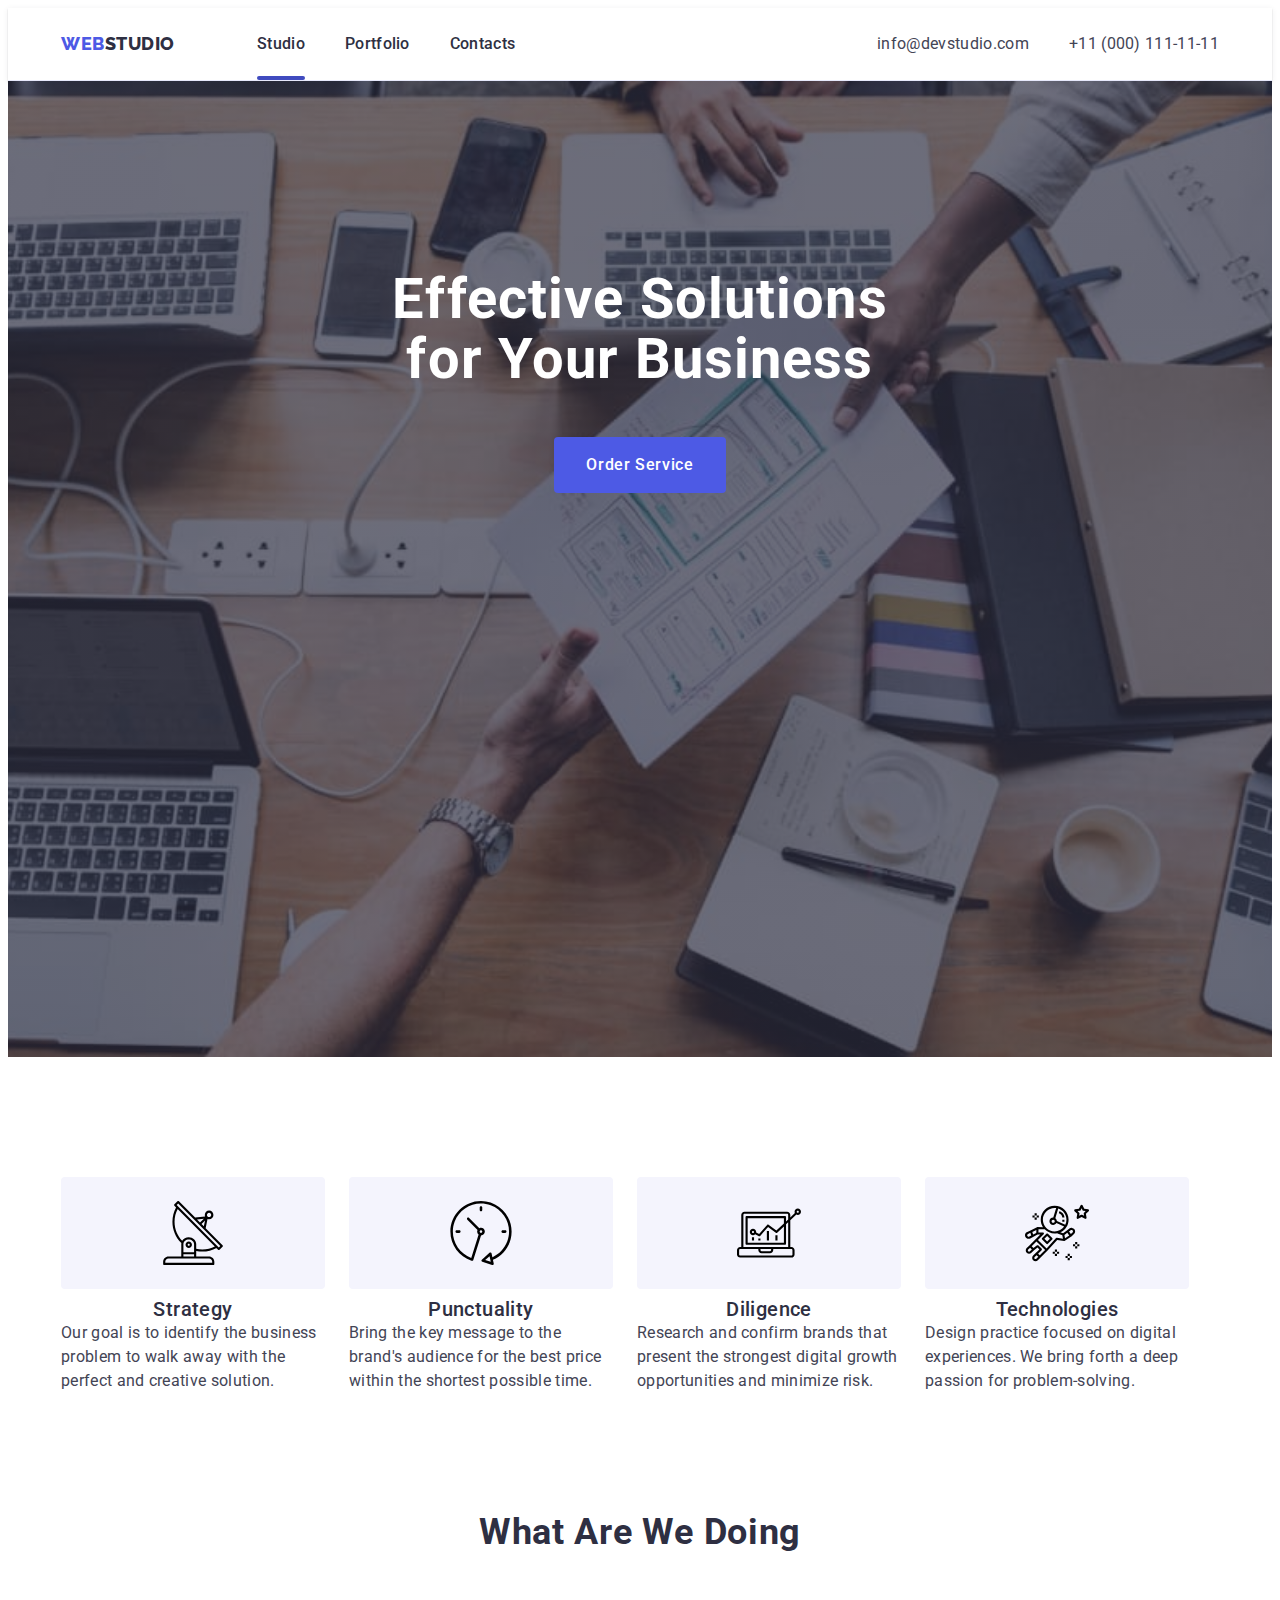
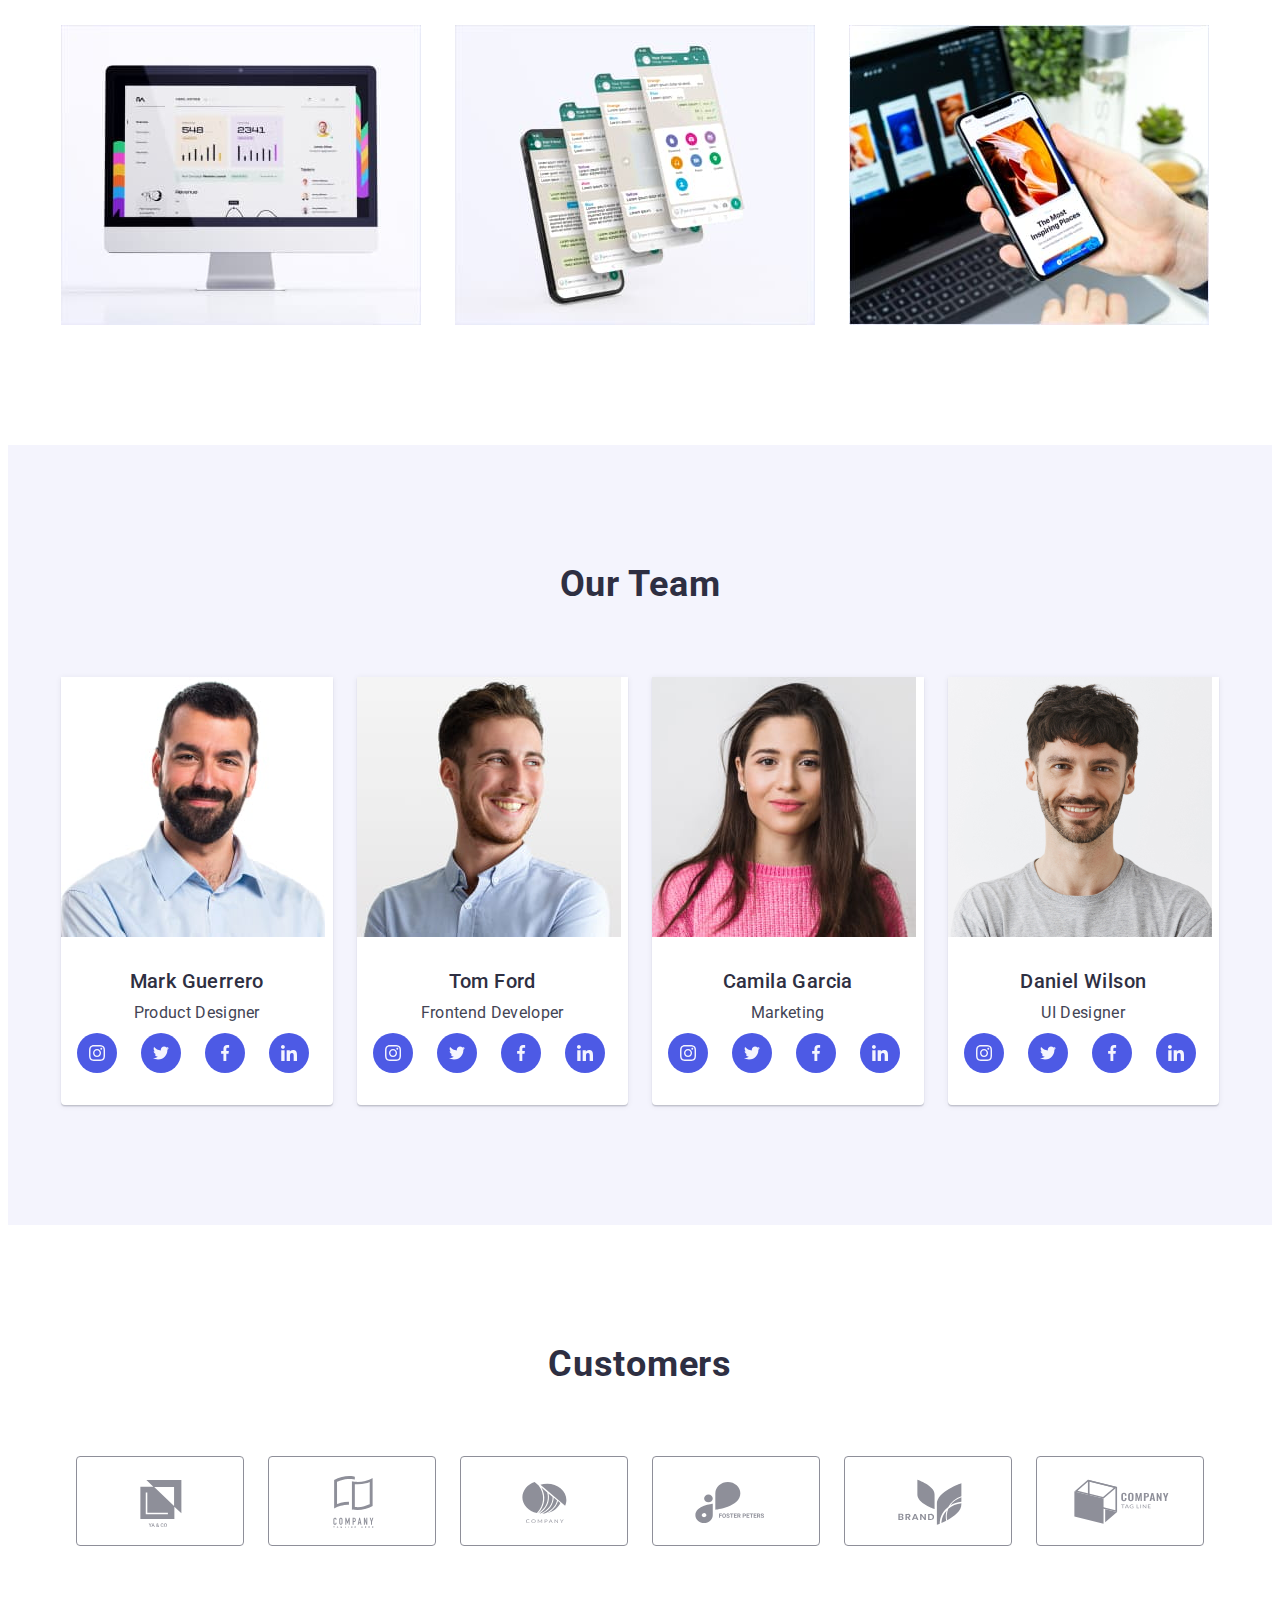
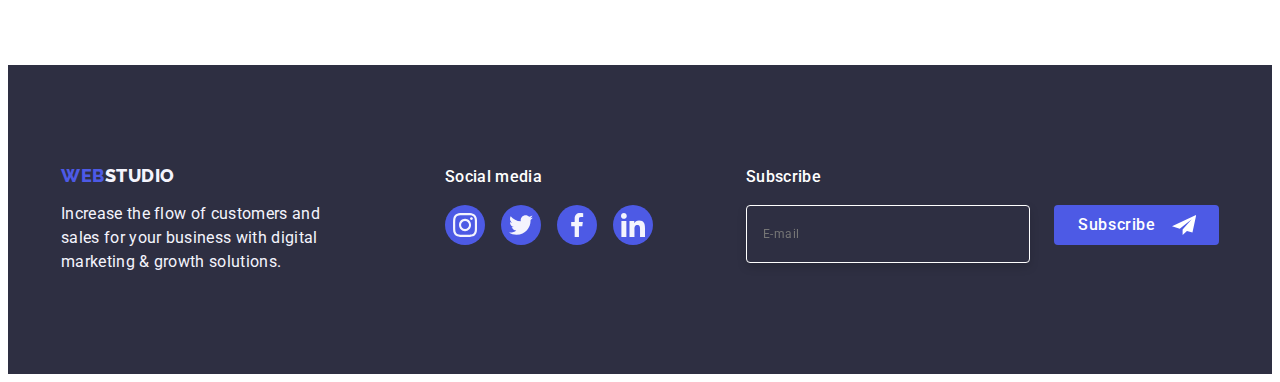
<file: index.html>
<!DOCTYPE html>
<html lang="en">
<head>
    <meta charset="UTF-8">
    <meta http-equiv="X-UA-Compatible" content="IE=edge">
    <meta name="viewport" content="width=device-width, initial-scale=1.0">
    <title>Студія</title>
    <link rel="preconnect" href="https://fonts.googleapis.com">
    <link rel="preconnect" href="https://fonts.gstatic.com" crossorigin>
    <link href="https://fonts.googleapis.com/css2?family=Raleway:wght@800&family=Roboto:wght@400;500;700&display=swap"
        rel="stylesheet">
    <link rel="stylesheet" href="https://cdnjs.cloudflare.com/ajax/libs/modern-normalize/1.1.0/modern-normalize.min.css"
        integrity="sha512-wpPYUAdjBVSE4KJnH1VR1HeZfpl1ub8YT/NKx4PuQ5NmX2tKuGu6U/JRp5y+Y8XG2tV+wKQpNHVUX03MfMFn9Q=="
        crossorigin="anonymous" referrerpolicy="no-referrer" />
    <link rel="stylesheet" href="./css/styles.css">
    <link rel="stylesheet" href="./css/media.css">
</head>

<body>
        <!--header-->
    <header class="page-header">  
        <div class="container main-header">
            <nav class="page-nav">
                <a class="logo link" href="./index.html">Web<span class="studio">Studio</span></a>
                <ul class="menu list">
                    <li class="menu-item">
                        <a class="menu-link link studio-line" href="./index.html">Studio</a>
                    </li>
                    <li class="menu-item">
                        <a class="menu-link link" href="./portfolio.html">Portfolio</a>
                    </li>
                    <li class="menu-item">
                        <a class="menu-link link" href="">Contacts</a>
                    </li>
                </ul>
            </nav>
            <button type="button" class="mobile-menu-open" data-menu-open width="32" heigth="22">
                <svg class="menu-open-icon" width="32" heigth="22">
                    <use href="./images/icons.svg#menu-humburger"></use>
                </svg>
            </button>
            <address class="main-address">
                <ul class="main-address-list list">
                    <li class="main-address-item link">
                        <a class="contact link" href="mailto:info@devstudio.com">info@devstudio.com</a>
                    </li>
                    <li class="main-address-item link">
                        <a class="contact link" href="tel:+110001111111">+11 (000) 111-11-11</a>
                    </li>
                </ul>
            </address>
        </div>
        <div class="mobile-menu is-hidden" data-menu>
            <div class="container mobilne-menu">
                <button class="mobile-menu-close-btn" type="button" data-menu-close>
                    <svg class="mobile-close-icon" width="24" height="24">
                        <use href="./images/icons.svg#close-1"></use>
                    </svg>
                </button>
                <nav class="mobile-menu-content">
                    <ul class="mobile-menu-list list">
                        <li class="mobile-menu-item">
                            <a class="mobile-menu-link link studio-line" href="./index.html">Studio</a>
                        </li>
                        <li class="mobile-menu-item">
                            <a class="mobile-menu-link link" href="./portfolio.html">Portfolio</a>
                        </li>
                        <li class="mobile-menu-item">
                            <a class="mobile-menu-link link" href="">Contacts</a>
                        </li>
                    </ul>
                </nav>
            </div>
            <div class="soc-menu">
                <div class="mobile-address">
                    <ul class="mobile-menu-address-list list">
                        <li class="mobile-menu-address-item link">
                            <a class="mobile-menu-contact-phone link" href="tel:+110001111111">+11 (000) 111-11-11</a>
                        </li>
                        <li class="mobile-menu-address-item link">
                            <a class="mobile-menu-contact-email link" href="mailto:info@devstudio.com">info@devstudio.com</a>
                        </li>
                    </ul>
                </div>
                <div class="mobile-media">
                    <ul class="mobile-menu-media-list list">
                        <li class="mobile-media-item">
                            <a class="mobile-media-link link" href="">
                                <svg class="mobile-media-icon">
                                    <use href="./images/icons.svg#instagram"></use>
                                </svg>
                            </a>
                        </li>
                        <li class="mobile-media-item">
                            <a class="mobile-media-link link" href="">
                                <svg class="mobile-media-icon">
                                    <use href="./images/icons.svg#twitter"></use>
                                </svg>
                            </a>
                        </li>
                        <li class="mobile-media-item">
                            <a class="mobile-media-link link" href="">
                                <svg class="mobile-media-icon">
                                    <use href="./images/icons.svg#facebook"></use>
                                </svg>
                            </a>
                        </li>
                        <li class="mobile-media-item">
                            <a class="mobile-media-link link" href="">
                                <svg class="mobile-media-icon">
                                    <use href="./images/icons.svg#linkedin"></use>
                                </svg>
                            </a>
                        </li>
                    </ul>
                </div>
            </div>
        </div>
    </header>
            <!--main-->
    <main>
        <!--Section 1 Hero-->
        
        <section class="hero section">
            <div class="container">
                <h1 class="main-title">Effective Solutions <br />for Your Business</h1>
                    <button class="modal-btn" type="button" data-modal-open>Order Service</button>
            </div>

        </section>

        <!--Section 2  features-->

        <section class="main-features section">
            <div class="container mob-features">
                <h2 class="second-title" hidden>list of features</h2>
                <ul class="features-list list">
                    <li class="features-list-item">
                        <div class="feature-item-icon">
                            <svg class="feature-icon">
                                <use href="./images/icons.svg#antenna-1"></use>
                            </svg>
                        </div>
                        <h3 class="third-title">Strategy</h3>
                        <p class="feature-description">Our goal is to identify the business
                            problem to walk away with the perfect and creative solution.</p>
                    </li>
                    <li class="features-list-item">
                        <div class="feature-item-icon">
                            <svg class="feature-icon">
                                <use href="./images/icons.svg#clock-1"></use>
                            </svg>
                        </div>
                        <h3 class="third-title">Punctuality</h3>
                        <p class="feature-description">Bring the key message to the brand's audience for the best price within the
                            shortest possible time.</p>
                    </li>
                    <li class="features-list-item">
                        <div class="feature-item-icon">
                            <svg class="feature-icon">
                                <use href="./images/icons.svg#diagram-1"></use>
                            </svg>
                        </div>
                        <h3 class="third-title">Diligence</h3>
                        <p class="feature-description">Research and confirm brands that present the strongest digital growth
                            opportunities and minimize risk.
                        </p>
                    </li>
                    <li class="features-list-item">
                        <div class="feature-item-icon">
                            <svg class="feature-icon">
                                <use href="./images/icons.svg#astronaut-1"></use>
                            </svg>
                        </div>
                        <h3 class="third-title">Technologies</h3>
                        <p class="feature-description">Design practice focused on digital experiences. We bring forth a deep passion for
                            problem-solving.</p>
                    </li>
                </ul>
            </div>
        </section>

        <!--Section 3 developments -->

        <section class="main-developments section">
            <div class="container">
                <h2 class="developments">What are we doing</h2>
                <ul class="developments-list list">
                    <li class="developments-list-item">
                        <img class="development-example" 
                        src="./images/device-1@1x.jpg" 
                        alt="monitor" 
                        srcset="./images/device-1@1x.jpg 1x, ./images/device-1@2x.jpg 2x" width="360" height="300">
                    </li>
                    <li class="developments-list-item">
                        <img class="development-example" 
                        src="./images/device-2@1x.jpg" alt="phone scrin" 
                        srcset="./images/device-2@1x.jpg 1x, ./images/device-2@2x.jpg 2x" width="360" height="300">
                    </li>
                    <li class="developments-list-item">
                        <img class="development-example" 
                        src="./images/device-3@1x.jpg" 
                        alt="phone in hand" 
                        srcset="./images/device-3@1x.jpg 1x, ./images/device-3@2x.jpg 2x" width="360" height="300">
                    </li>
                </ul>
            </div>
        </section>

        <!--Section  4 team -->

        <section class="main-team section">
            <div class="container">
                <h2 class="team-workers">Our Team</h2>
                <ul class="team-workers-list list">
                    <li class="team-workers-item">
                        <img 
                        src="./images/our-team/mark-guerrero.jpg" 
                        alt="our employee" 
                        srcset="./images/our-team/mark-guerrero.jpg 1x, ./images/our-team/mark-guerrero@2x.jpg 2x" 
                        width="264" height="260">
                        <div class="workers-description">
                            <h3 class="worker">Mark Guerrero</h3>
                            <p class="worker-position">Product Designer</p>
                            <ul class="media-list list">
                                <li class="media-item">
                                    <a class="media-link link" href="">
                                        <svg class="media-icon">
                                            <use href="./images/icons.svg#instagram"></use>
                                        </svg>
                                    </a>
                                </li>
                                <li class="media-item">
                                    <a class="media-link link" href="">
                                        <svg class="media-icon">
                                            <use href="./images/icons.svg#twitter"></use>
                                        </svg>
                                    </a>
                                </li>
                                <li class="media-item">
                                    <a class="media-link link" href="">
                                        <svg class="media-icon">
                                            <use href="./images/icons.svg#facebook"></use>
                                        </svg>
                                    </a>
                                </li>
                                <li class="media-item">
                                    <a class="media-link link" href="">
                                        <svg class="media-icon">
                                            <use href="./images/icons.svg#linkedin"></use>
                                        </svg>
                                    </a>
                                </li>
                            </ul>
                        </div>
                    </li>
                    <li class="team-workers-item">
                        <img src="./images/our-team/tom-ford.jpg" 
                        alt="our employee" 
                        srcset="./images/our-team/tom-ford.jpg 1x, ./images/our-team/tom-ford@2x.jpg 2x" 
                        width="264" height="260">                       
                        <div class="workers-description">
                            <h3 class="worker">Tom Ford</h3>
                            <p class="worker-position">Frontend Developer</p>
                            <ul class="media-list list">
                                <li class="media-item">
                                    <a class="media-link link" href="">
                                        <svg class="media-icon">
                                            <use href="./images/icons.svg#instagram"></use>
                                        </svg>
                                    </a>
                                </li>
                                <li class="media-item">
                                    <a class="media-link link" href="">
                                        <svg class="media-icon">
                                            <use href="./images/icons.svg#twitter"></use>
                                        </svg>
                                    </a>
                                </li>
                                <li class="media-item">
                                    <a class="media-link link" href="">
                                        <svg class="media-icon">
                                            <use href="./images/icons.svg#facebook"></use>
                                        </svg>
                                    </a>
                                </li>
                                <li class="media-item">
                                    <a class="media-link link" href="">
                                        <svg class="media-icon">
                                            <use href="./images/icons.svg#linkedin"></use>
                                        </svg>
                                    </a>
                                </li>
                            </ul>
                        </div>
                    </li>
                    <li class="team-workers-item">
                        <img 
                        src="./images/our-team/camila-garcia.jpg" 
                        alt="our employee" 
                        srcset="./images/our-team/camila-garcia.jpg 1x, ./images/our-team/camila-garcia@2x.jpg 2x" 
                        width="264" 
                        height="260">
                        <div class="workers-description">
                            <h3 class="worker">Camila Garcia</h3>
                            <p class="worker-position">Marketing</p>
                            <ul class="media-list list">
                                <li class="media-item">
                                    <a class="media-link link" href="">
                                        <svg class="media-icon">
                                            <use href="./images/icons.svg#instagram"></use>
                                        </svg>
                                    </a>
                                </li>
                                <li class="media-item">
                                    <a class="media-link link" href="">
                                        <svg class="media-icon">
                                            <use href="./images/icons.svg#twitter"></use>
                                        </svg>
                                    </a>
                                </li>
                                <li class="media-item">
                                    <a class="media-link link" href="">
                                        <svg class="media-icon">
                                            <use href="./images/icons.svg#facebook"></use>
                                        </svg>
                                    </a>
                                </li>
                                <li class="media-item">
                                    <a class="media-link link" href="">
                                        <svg class="media-icon">
                                            <use href="./images/icons.svg#linkedin"></use>
                                        </svg>
                                    </a>
                                </li>
                            </ul>
                        </div>
                    </li>
                    <li class="team-workers-item">
                        <img src="./images/our-team/daniel-wilson.jpg" alt="our employee" 
                        srcset="./images/our-team/daniel-wilson.jpg 1x, ./images/our-team/daniel-wilson@2x.jpg 2x" width="264" height="260">
                        <div class="workers-description">
                            <h3 class="worker">Daniel Wilson</h3>
                            <p class="worker-position">UI Designer</p>
                            <ul class="media-list list">
                                <li class="media-item">
                                    <a class="media-link link" href="">
                                        <svg class="media-icon">
                                            <use href="./images/icons.svg#instagram"></use>
                                        </svg>
                                    </a>
                                </li>
                                <li class="media-item">
                                    <a class="media-link link" href="">
                                        <svg class="media-icon">
                                            <use href="./images/icons.svg#twitter"></use>
                                        </svg>
                                    </a>
                                </li>
                                <li class="media-item">
                                    <a class="media-link link" href="">
                                        <svg class="media-icon">
                                            <use href="./images/icons.svg#facebook"></use>
                                        </svg>
                                    </a>
                                </li>
                                <li class="media-item">
                                    <a class="media-link link" href="">
                                        <svg class="media-icon">
                                            <use href="./images/icons.svg#linkedin"></use>
                                        </svg>
                                    </a>
                                </li>
                            </ul>
                        </div>
                    </li>
                </ul>
            </div>
        </section>

        <!--Section 5 customers  -->

        <section class="section">
            <div class="container">
                <h2 class="customers-title">Customers</h2>
                <ul class="customers-icons list">
                    <li class="client-logo-item">
                        <a class="client-logo-link link" href="">
                            <svg class="client-logo-icon">
                                <use href="./images/icons.svg#logo-customer-1"></use>
                            </svg>
                        </a>
                    </li>
                    <li class="client-logo-item">
                        <a class="client-logo-link link" href="">
                            <svg class="client-logo-icon">
                                <use href="./images/icons.svg#logo-customer-2"></use>
                            </svg>
                        </a>
                    </li>
                    <li class="client-logo-item">
                        <a class="client-logo-link link" href="">
                            <svg class="client-logo-icon">
                                <use href="./images/icons.svg#logo-customer-3"></use>
                            </svg>
                        </a>
                    </li>
                    <li class="client-logo-item">
                        <a class="client-logo-link link" href="">
                            <svg class="client-logo-icon">
                                <use href="./images/icons.svg#logo-customer-4"></use>
                            </svg>
                        </a>
                    </li>
                    <li class="client-logo-item">
                        <a class="client-logo-link link" href="">
                            <svg class="client-logo-icon">
                                <use href="./images/icons.svg#logo-customer-5"></use>
                            </svg>
                        </a>
                    </li>
                    <li class="client-logo-item">
                        <a class="client-logo-link link" href="">
                            <svg class="client-logo-icon">
                                <use href="./images/icons.svg#logo-customer-6"></use>
                            </svg>
                        </a>
                    </li>
                </ul>
            </div>
        </section>

    </main>
    <!--footer-->

    <footer class="footer">
        <div class="container footer-box">
           <div class="footer-logo-container">
            <a class="footer-logo link" href="./index.html">Web<span class="footer-studio">Studio</span></a>
            <p class="footer-item">Increase the flow of customers and sales for your business with digital marketing & growth
                solutions.</p>
           </div>
           <div class="footer-media">
            <p class="footer-media-title">Social media</p>
            <ul class="footer-media-list list">
                <li class="footer-media-item">
                    <a class="footer-media-link link" href="">
                        <svg class="footer-media-icon">
                            <use href="./images/icons.svg#instagram" width="24" heihgt="24"></use>
                        </svg>
                    </a>
                </li>
                <li class="footer-media-item">
                    <a href="" class="footer-media-link link">
                        <svg class="footer-media-icon">
                            <use href="./images/icons.svg#twitter"></use>
                        </svg>
                    </a>
                </li>
                <li class="footer-media-item">
                    <a href="" class="footer-media-link link">
                        <svg class="footer-media-icon">
                            <use href="./images/icons.svg#facebook"></use>
                        </svg>
                    </a>
                </li>
                <li class="footer-media-item">
                    <a href="" class=" footer-media-link link">
                        <svg class="footer-media-icon">
                            <use href="./images/icons.svg#linkedin"></use>
                        </svg>
                    </a>
                </li>
            </ul>
           </div>
           <div class="footer-form-subscribe">
                <p class="footer-media-title">Subscribe</p>
                <form class="footer-form">
                    <label for="user-email" aria-label="Enter your email">
                        <input type="text" name="subscribe-user-email" id="user-email" 
                        class="footer-input" placeholder="E-mail">
                    </label>
                    <button class="footer-btn" type="submit">
                        Subscribe
                        <svg class="footer-btn-icon">
                            <use href="./images/icons.svg#icon-send"></use>
                        </svg>
                        </button>
                </form>
            </div>
        </div>
    </footer>

    <!-- modal-window -->

    <div class="backdrop is-hidden" data-modal>
        <div class="modal">
            <button class="btn-close" type="button" data-modal-close>
                <svg class="close-icon">
                    <use href="./images/icons.svg#close-1"></use>
                </svg>
            </button>
            <div>
                <p class="modal-title-text">Leave your contacts and we will call you back</p>
                <form class="form-modal">
                    <label for="name" class="modal-label">
                        <span class="modal-label-description"> Name </span>
                        <span class="form-item">
                            <input type="text" name="user-name" id="name" class="modal-input" 
                            required pattern="[a-zA-Zа-яА-Я]+">
                            <svg class="modal-icon">
                                <use href="./images/icons.svg#person"></use>
                            </svg>
                        </span>
                    </label>
                    <label for="phone" class="modal-label">
                        <span class="modal-label-description"> Phone </span>
                        <span class="form-item">
                            <input type="tel" name="user-phone" id="phone" class="modal-input" 
                            required pattern="[0-9]{3}-[0-9]{3}-[0-9]{2}-[0-9]{2}" title="xxx-xxx-xx-xx">
                            <svg class="modal-icon">
                                <use href="./images/icons.svg#phone"></use>
                            </svg>
                        </span>
                    </label>
                    <label for="email" class="modal-label">
                        <span class="modal-label-description"> Email </span>
                        <span class="form-item">
                            <input type="text" name="user-email" id="email" 
                            class="modal-input">
                            <svg class="modal-icon">
                                <use href="./images/icons.svg#email"></use>
                            </svg>
                        </span>
                    </label>
                    <label for="comment" class="modal-label-comment">
                        <span class="modal-label-description"> Comment </span>
                        <textarea name="comment" id="comment" class="modal-textarea" placeholder="Text input"></textarea>
                    </label>
                    <input id="user-polisy" type="checkbox" name="user_polisy" class="modal-input-check visually-hidden">
                    <label for="user-polisy" class="modal-label-check">I accept the terms and conditions of the&nbsp;<a class="privacy-link" href="">Privacy Policy</a></label>
                    <button type="submit" class="modal-btn-send">Send</button>
                </form>
            </div>
        </div>
    </div>
    <script src="./js/mobile-menu.js" type="module"></script>
    <script src="./js/modal.js" type="module"></script>
</body>
</html>
</file>
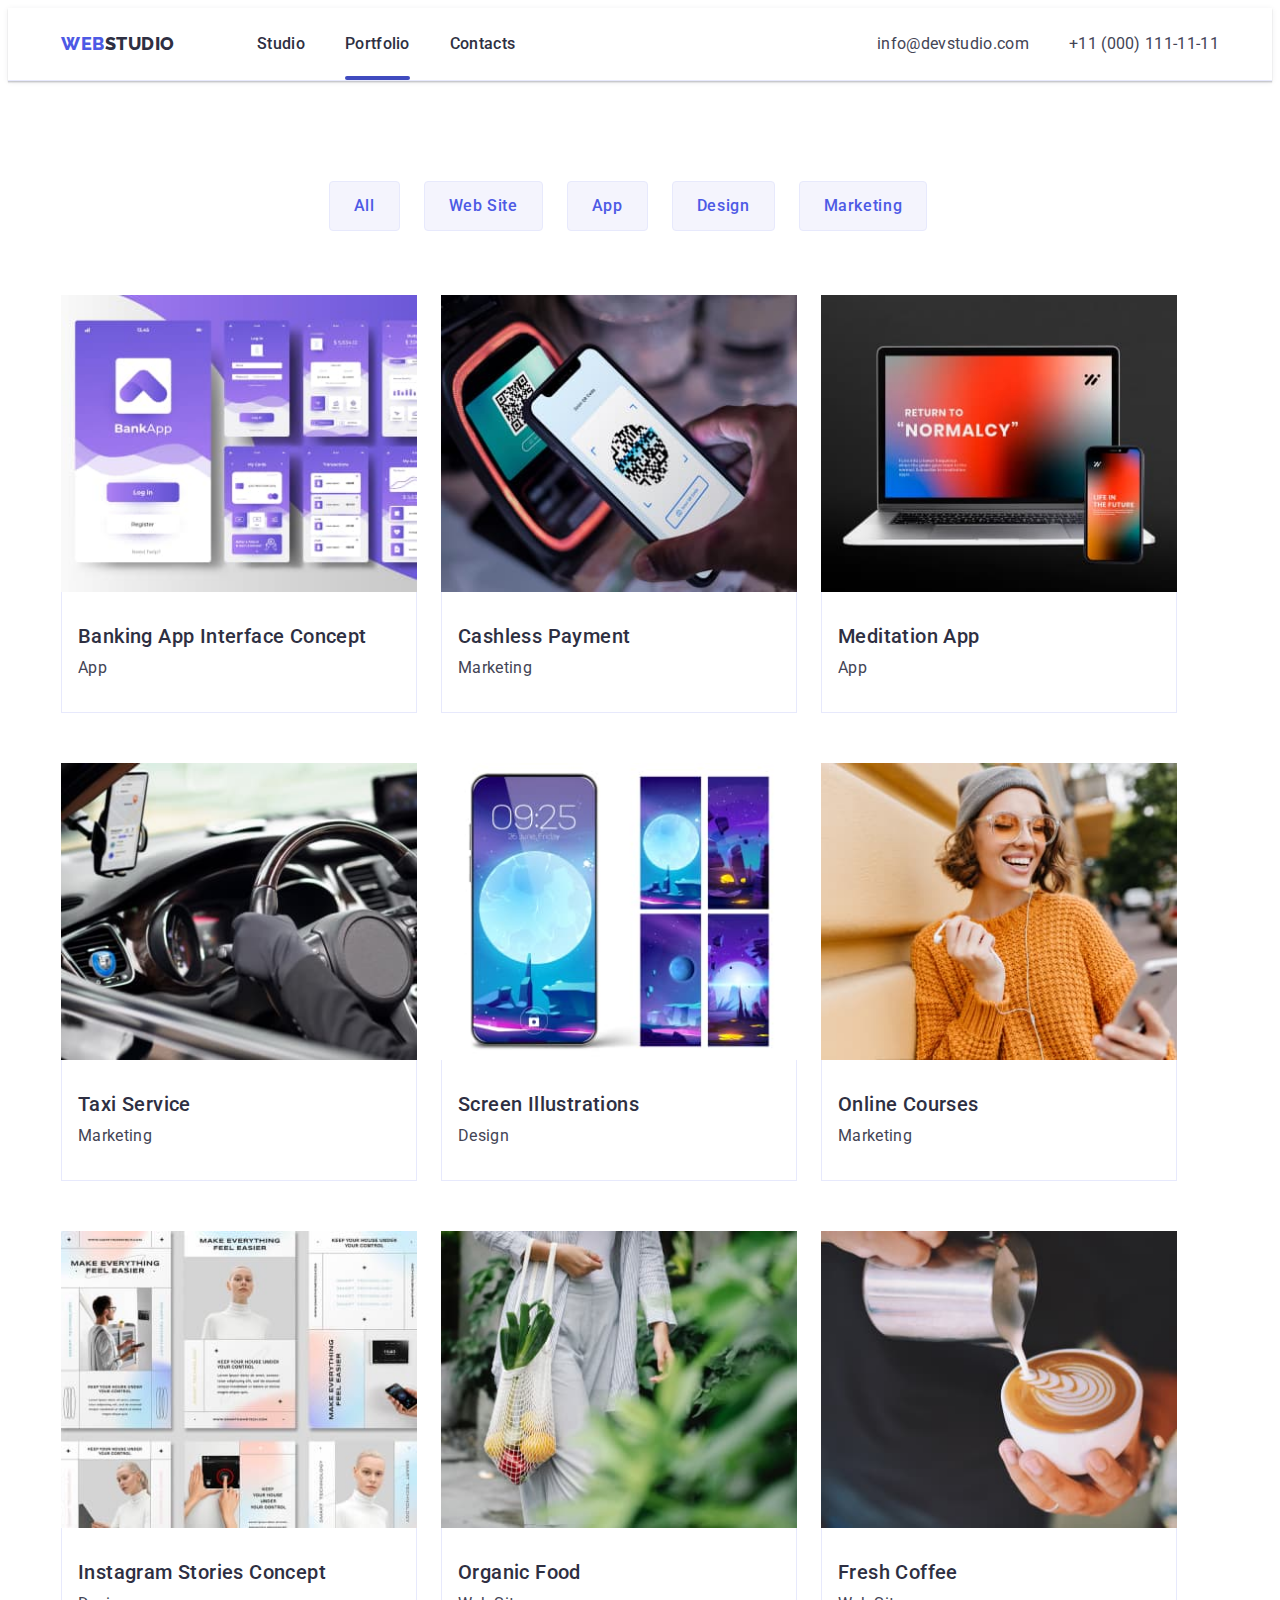
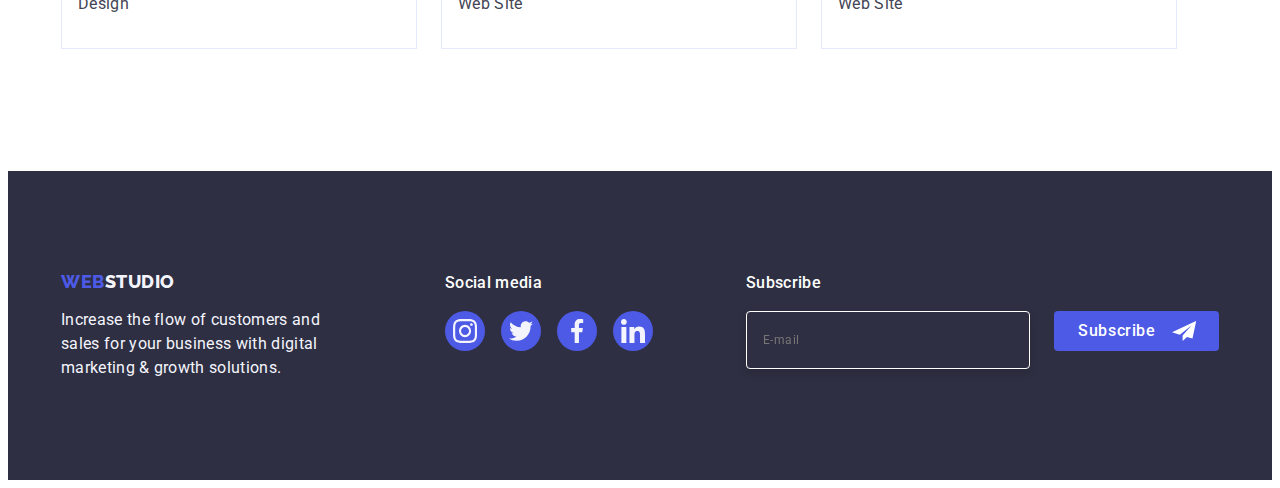
<file: portfolio.html>
<!DOCTYPE html>
<html lang="en">
<head>
    <meta charset="UTF-8">
    <meta http-equiv="X-UA-Compatible" content="IE=edge">
    <meta name="viewport" content="width=device-width, initial-scale=1.0">
    <title>Портфоліо</title>
    <link rel="preconnect" href="https://fonts.googleapis.com">
    <link rel="preconnect" href="https://fonts.gstatic.com" crossorigin>
    <link href="https://fonts.googleapis.com/css2?family=Raleway:wght@800&family=Roboto:wght@400;500;700&display=swap"
        rel="stylesheet">
    <link rel="stylesheet" href="https://cdnjs.cloudflare.com/ajax/libs/modern-normalize/1.1.0/modern-normalize.min.css"
        integrity="sha512-wpPYUAdjBVSE4KJnH1VR1HeZfpl1ub8YT/NKx4PuQ5NmX2tKuGu6U/JRp5y+Y8XG2tV+wKQpNHVUX03MfMFn9Q=="
        crossorigin="anonymous" referrerpolicy="no-referrer" />
    <link rel="stylesheet" href="./css/styles.css">
    <link rel="stylesheet" href="./css/media.css">
</head>

<body>
        <!--header-->
    <header class="page-header">
        <div class="container main-header">
            <nav class="page-nav">
                <a class="logo link" href="./index.html">Web<span class="studio">Studio</span></a>
                <ul class="menu list">
                    <li class="menu-item">
                        <a class="menu-link link " href="./index.html">Studio</a>
                    </li>
                    <li class="menu-item">
                        <a class="menu-link link portfolio-line" href="./portfolio.html">Portfolio</a>
                    </li>
                    <li class="menu-item">
                        <a class="menu-link link" href="">Contacts</a>
                    </li>
                </ul>
            </nav>
            <button type="button" class="mobile-menu-open" data-menu-open width="32" heigth="22">
                <svg class="menu-open-icon" width="32" heigth="22">
                    <use href="./images/icons.svg#menu-humburger"></use>
                </svg>
            </button>
            <address class="main-address">
                <ul class="main-address-list list">
                    <li class="main-address-item link">
                        <a class="contact link" href="mailto:info@devstudio.com">info@devstudio.com</a>
                    </li>
                    <li class="main-address-item link">
                        <a class="contact link" href="tel:+110001111111">+11 (000) 111-11-11</a>
                    </li>
                </ul>
            </address>
        </div>
        <div class="mobile-menu is-hidden" data-menu>
            <div class="container mobilne-menu">
                <button class="mobile-menu-close-btn" type="button" data-menu-close>
                    <svg class="mobile-close-icon" width="24" height="24">
                        <use href="./images/icons.svg#close-1"></use>
                    </svg>
                </button>
                <nav class="mobile-menu-content">
                    <ul class="mobile-menu-list list">
                        <li class="mobile-menu-item">
                            <a class="mobile-menu-link link studio-line" href="./index.html">Studio</a>
                        </li>
                        <li class="mobile-menu-item">
                            <a class="mobile-menu-link link" href="./portfolio.html">Portfolio</a>
                        </li>
                        <li class="mobile-menu-item">
                            <a class="mobile-menu-link link" href="">Contacts</a>
                        </li>
                    </ul>
                </nav>
            </div>
            <div class="soc-menu">
                <div class="mobile-address">
                    <ul class="mobile-menu-address-list list">
                        <li class="mobile-menu-address-item link">
                            <a class="mobile-menu-contact-phone link" href="tel:+110001111111">+11 (000) 111-11-11</a>
                        </li>
                        <li class="mobile-menu-address-item link">
                            <a class="mobile-menu-contact-email link"
                                href="mailto:info@devstudio.com">info@devstudio.com</a>
                        </li>
                    </ul>
                </div>
                <div class="mobile-media">
                    <ul class="mobile-menu-media-list list">
                        <li class="mobile-media-item">
                            <a class="mobile-media-link link" href="">
                                <svg class="mobile-media-icon">
                                    <use href="./images/icons.svg#instagram"></use>
                                </svg>
                            </a>
                        </li>
                        <li class="mobile-media-item">
                            <a class="mobile-media-link link" href="">
                                <svg class="mobile-media-icon">
                                    <use href="./images/icons.svg#twitter"></use>
                                </svg>
                            </a>
                        </li>
                        <li class="mobile-media-item">
                            <a class="mobile-media-link link" href="">
                                <svg class="mobile-media-icon">
                                    <use href="./images/icons.svg#facebook"></use>
                                </svg>
                            </a>
                        </li>
                        <li class="mobile-media-item">
                            <a class="mobile-media-link link" href="">
                                <svg class="mobile-media-icon">
                                    <use href="./images/icons.svg#linkedin"></use>
                                </svg>
                            </a>
                        </li>
                    </ul>
                </div>
            </div>
        </div>
    </header>
            <!--main-->
    <main>
                <!--section 1-->
        <section class="top-filter section">
           <div class="container filter">
            <h1 class="top-title" hidden>top-Filter</h1>
            <ul class="filter-list list">
                <li class="filter-item">
                    <button class="filter-item-btn" type="button">All</button>
                </li>
                <li class="filter-item">
                    <button class="filter-item-btn" type="button">Web Site</button>
                </li>
                <li class="filter-item">
                    <button class="filter-item-btn" type="button">App</button>
                </li>
                <li class="filter-item">
                    <button class="filter-item-btn" type="button">Design</button>
                </li>
                <li class="filter-item">
                    <button class="filter-item-btn" type="button">Marketing</button>
                </li>
            </ul>
            <ul class="filter-projects-list list">
                <li class="project-item">
                    <a class="project-link link" href="">
                        <div class="overlay-cover">
                            <picture>
                                <source srcset="./images/portfolio-cataloge/list-img-1-desktop.jpg 1x, ./images/portfolio-cataloge/list-img-1-desktop@2x.jpg 2x"
                                media="(min-width: 1158px)">
                                <source srcset="./images/portfolio-cataloge/list-img-1-tablet.jpg 1x, ./images/portfolio-cataloge/list-img-1-tablet@2x.jpg 2x"
                                media="(min-width: 768px)">
                                <source srcset="./images/portfolio-cataloge/list-img-1-mob.jpg 1x, ./images/portfolio-cataloge/list-img-1-mob@2x.jpg 2x"
                                media="(max-width: 767px)">
                                <img src="./images/portfolio-cataloge/list-img-1-desktop.jpg" alt="banking-app">
                            </picture>
                            <p class="cover-text">14 Stylish and User-Friendly App Design Concepts · Task Manager App · Calorie Tracker App · Exotic Fruit Ecommerce
                                App ·
                                Cloud Storage App</p>
                        </div>
                        <div class="project">
                            <h2 class="project-title">Banking App Interface Concept</h2>
                            <p class="project-title-item">App</p>
                        </div>
                    </a>
                </li>
                <li class="project-item">
                    <a class="project-link link" href="">
                        <div class="overlay-cover">
                            <picture>
                                <source srcset="./images/portfolio-cataloge/list-img-2-desktop.jpg 1x, ./images/portfolio-cataloge/list-img-2-desktop@2x.jpg 2x"
                                media="(min-width: 1158px)">
                                <source srcset="./images/portfolio-cataloge/list-img-2-tablet.jpg 1x, ./images/portfolio-cataloge/list-img-2-tablet@2x.jpg 2x"
                                media="(min-width: 768px)">
                                <source srcset="./images/portfolio-cataloge/list-img-2-mob.jpg 1x, ./images/portfolio-cataloge/list-img-2-mob@2x.jpg 2x"
                                media="(max-width: 767px)">
                                <img src="./images/portfolio-cataloge/list-img-2-desktop.jpg" alt="Cashless Payment">
                            </picture>
                            <p class="cover-text">14 Stylish and User-Friendly App Design Concepts · Task Manager App · Calorie Tracker App · Exotic
                                Fruit Ecommerce
                                App ·
                                Cloud Storage App</p>
                        </div>
                        <div class="project">
                            <h2 class="project-title">Cashless Payment</h2>
                            <p class="project-title-item">Marketing</p>
                        </div>
                    </a>
                </li>
                <li class="project-item">
                    <a class="project-link link" href="">
                        <div class="overlay-cover">
                            <picture>
                                <source srcset="./images/portfolio-cataloge/list-img-3-desktop.jpg 1x, ./images/portfolio-cataloge/list-img-3-desktop@2x.jpg 2x"
                                media="(min-width: 1158px)">
                                <source srcset="./images/portfolio-cataloge/list-img-3-tablet.jpg 1x, ./images/portfolio-cataloge/list-img-3-tablet@2x.jpg 2x"
                                media="(min-width: 768px)">
                                <source srcset="./images/portfolio-cataloge/list-img-3-mob.jpg 1x, ./images/portfolio-cataloge/list-img-3-mob@2x.jpg 2x"
                                media="(max-width: 767px)">
                                <img src="./images/portfolio-cataloge/list-img-3-desktop.jpg" alt="Meditation App">
                            </picture>
                            <p class="cover-text">14 Stylish and User-Friendly App Design Concepts · Task Manager App · Calorie Tracker App · Exotic
                                Fruit Ecommerce
                                App ·
                                Cloud Storage App</p>
                        </div>
                        <div class="project">
                            <h2 class="project-title">Meditation App</h2>
                            <p class="project-title-item">App</p>
                        </div>
                    </a>
                </li>
                <li class="project-item">
                    <a class="project-link link" href="">
                        <div class="overlay-cover">
                            <picture>
                                <source srcset="./images/portfolio-cataloge/list-img-4-desktop.jpg 1x, ./images/portfolio-cataloge/list-img-4-desktop@2x.jpg 2x"
                                media="(min-width: 1158px)">
                                <source srcset="./images/portfolio-cataloge/list-img-4-tablet.jpg 1x, ./images/portfolio-cataloge/list-img-4-tablet@2x.jpg 2x"
                                media="(min-width: 768px)">
                                <source srcset="./images/portfolio-cataloge/list-img-4-mob.jpg 1x, ./images/portfolio-cataloge/list-img-4-mob@2x.jpg 2x"
                                media="(max-width: 767px)">
                                <img src="./images/portfolio-cataloge/list-img-4-desktop.jpg" alt="Taxi Service">
                            </picture>
                            <p class="cover-text">14 Stylish and User-Friendly App Design Concepts · Task Manager App · Calorie Tracker App · Exotic
                                Fruit Ecommerce
                                App ·
                                Cloud Storage App</p>
                        </div>
                        <div class="project">
                            <h2 class="project-title">Taxi Service</h2>
                            <p class="project-title-item">Marketing</p>
                        </div>
                    </a>
                </li>
                <li class="project-item">
                    <a class="project-link link" href="">
                        <div class="overlay-cover">
                            <picture>
                                <source srcset="./images/portfolio-cataloge/list-img-5-desktop.jpg 1x, ./images/portfolio-cataloge/list-img-5-desktop@2x.jpg 2x"
                                media="(min-width: 1158px)">
                                <source srcset="./images/portfolio-cataloge/list-img-5-tablet.jpg 1x, ./images/portfolio-cataloge/list-img-5-tablet@2x.jpg 2x"
                                media="(min-width: 768px)">
                                <source srcset="./images/portfolio-cataloge/list-img-5-mob.jpg 1x, ./images/portfolio-cataloge/list-img-5-mob@2x.jpg 2x"
                                media="(max-width: 767px)">
                                <img src="./images/portfolio-cataloge/list-img-5-desktop.jpg" alt="Screen Illustration">
                            </picture>
                            <p class="cover-text">14 Stylish and User-Friendly App Design Concepts · Task Manager App · Calorie Tracker App · Exotic
                                Fruit Ecommerce
                                App ·
                                Cloud Storage App</p>
                        </div>
                        <div class="project">
                            <h2 class="project-title">Screen Illustrations</h2>
                            <p class="project-title-item">Design</p>
                        </div>
                    </a>
                </li>
                <li class="project-item">
                    <a class="project-link link" href="">
                        <div class="overlay-cover">
                            <picture>
                                <source srcset="./images/portfolio-cataloge/list-img-6-desktop.jpg 1x, ./images/portfolio-cataloge/list-img-6-desktop@2x.jpg 2x"
                                media="(min-width: 1158px)">
                                <source srcset="./images/portfolio-cataloge/list-img-6-tablet.jpg 1x, ./images/portfolio-cataloge/list-img-6-tablet@2x.jpg 2x"
                                media="(min-width: 768px)">
                                <source srcset="./images/portfolio-cataloge/list-img-6-mob.jpg 1x, ./images/portfolio-cataloge/list-img-6-mob@2x.jpg 2x"
                                media="(max-width: 767px)">
                                <img src="./images/portfolio-cataloge/list-img-6-desktop.jpg" alt="Online Courses">
                            </picture>
                            <p class="cover-text">14 Stylish and User-Friendly App Design Concepts · Task Manager App · Calorie Tracker App · Exotic
                                Fruit Ecommerce
                                App ·
                                Cloud Storage App</p>
                        </div>
                        <div class="project">
                            <h2 class="project-title">Online Courses</h2>
                            <p class="project-title-item">Marketing</p>
                        </div>
                    </a>
                </li>
                <li class="project-item">
                    <a class="project-link link" href="">
                        <div class="overlay-cover">
                            <picture>
                                <source srcset="./images/portfolio-cataloge/list-img-7-desktop.jpg 1x, ./images/portfolio-cataloge/list-img-7-desktop@2x.jpg 2x"
                                media="(min-width: 1158px)">
                                <source srcset="./images/portfolio-cataloge/list-img-7-tablet.jpg 1x, ./images/portfolio-cataloge/list-img-7-tablet@2x.jpg 2x"
                                media="(min-width: 768px)">
                                <source srcset="./images/portfolio-cataloge/list-img-7-mob.jpg 1x, ./images/portfolio-cataloge/list-img-7-mob@2x.jpg 2x"
                                media="(max-width: 767px)">
                                <img src="./images/portfolio-cataloge/list-img-7-desktop.jpg" alt="Instagram Stories Concep">
                            </picture>
                            <p class="cover-text">14 Stylish and User-Friendly App Design Concepts · Task Manager App · Calorie Tracker App · Exotic
                                Fruit Ecommerce
                                App ·
                                Cloud Storage App</p>
                        </div>
                        <div class="project">
                            <h2 class="project-title">Instagram Stories Concept</h2>
                            <p class="project-title-item">Design</p>
                        </div>
                    </a>
                </li>
                <li class="project-item">
                    <a class="project-link link" href="">
                        <div class="overlay-cover">
                            <picture>
                                <source srcset="./images/portfolio-cataloge/list-img-8-desktop.jpg 1x, ./images/portfolio-cataloge/list-img-8-desktop@2x.jpg 2x"
                                media="(min-width: 1158px)">
                                <source srcset="./images/portfolio-cataloge/list-img-8-tablet.jpg 1x, ./images/portfolio-cataloge/list-img-8-tablet@2x.jpg 2x"
                                media="(min-width: 768px)">
                                <source srcset="./images/portfolio-cataloge/list-img-8-mob.jpg 1x, ./images/portfolio-cataloge/list-img-8-mob@2x.jpg 2x"
                                media="(max-width: 767px)">
                                <img src="./images/portfolio-cataloge/list-img-8-desktop.jpg" alt="Organic Food">
                            </picture>
                            <p class="cover-text">14 Stylish and User-Friendly App Design Concepts · Task Manager App · Calorie Tracker App · Exotic
                                Fruit Ecommerce
                                App ·
                                Cloud Storage App</p>
                        </div>
                        <div class="project">
                            <h2 class="project-title">Organic Food</h2>
                            <p class="project-title-item">Web Site</p>
                        </div>
                    </a>
                </li>
                <li class="project-item">
                    <a class="project-link link" href="">
                        <div class="overlay-cover">
                            <picture>
                                <source srcset="./images/portfolio-cataloge/list-img-9-desktop.jpg 1x, ./images/portfolio-cataloge/list-img-9-desktop@2x.jpg 2x"
                                media="(min-width: 1158px)">
                                <source srcset="./images/portfolio-cataloge/list-img-9-tablet.jpg 1x, ./images/portfolio-cataloge/list-img-9-tablet@2x.jpg 2x"
                                media="(min-width: 768px)">
                                <source srcset="./images/portfolio-cataloge/list-img-9-mob.jpg 1x, ./images/portfolio-cataloge/list-img-9-mob@2x.jpg 2x"
                                media="(max-width: 767px)">
                                <img src="./images/portfolio-cataloge/list-img-9-desktop.jpg" alt="Fresh Coffee">
                            </picture>
                            <p class="cover-text">14 Stylish and User-Friendly App Design Concepts · Task Manager App · Calorie Tracker App · Exotic
                                Fruit Ecommerce
                                App ·
                                Cloud Storage App</p>
                        </div>
                        <div class="project">
                            <h2 class="project-title">Fresh Coffee</h2>
                            <p class="project-title-item">Web Site</p>
                        </div>
                    </a>
                </li>
            </ul>
            </div>
        </section>
    </main>
    <!--footer-->
    <footer class="footer">
        <div class="container footer-box">
            <div class="footer-logo-container">
                <a class="footer-logo link" href="./index.html">Web<span class="footer-studio">Studio</span></a>
                <p class="footer-item">Increase the flow of customers and sales for your business with digital marketing &
                    growth
                    solutions.</p>
            </div>
            <div class="footer-media">
                <p class="footer-media-title">Social media</p>
                <ul class="footer-media-list list">
                    <li class="footer-media-item">
                        <a class="footer-media-link link" href="">
                            <svg class="footer-media-icon">
                                <use href="./images/icons.svg#instagram" width="24" heihgt="24"></use>
                            </svg>
                        </a>
                    </li>
                    <li class="footer-media-item">
                        <a href="" class="footer-media-link link">
                            <svg class="footer-media-icon">
                                <use href="./images/icons.svg#twitter"></use>
                            </svg>
                        </a>
                    </li>
                    <li class="footer-media-item">
                        <a href="" class="footer-media-link link">
                            <svg class="footer-media-icon">
                                <use href="./images/icons.svg#facebook"></use>
                            </svg>
                        </a>
                    </li>
                    <li class="footer-media-item">
                        <a href="" class=" footer-media-link link">
                            <svg class="footer-media-icon">
                                <use href="./images/icons.svg#linkedin"></use>
                            </svg>
                        </a>
                    </li>
                </ul>
            </div>
            <div class="footer-form-subscribe">
                <p class="footer-media-title">Subscribe</p>
                <form class="footer-form">
                    <label for="user-email" aria-label="Enter your email">
                        <input type="text" name="subscribe-user-email" id="user-email" class="footer-input"
                            placeholder="E-mail">
                    </label>
                    <button class="footer-btn" type="submit">
                        Subscribe
                        <svg class="footer-btn-icon">
                            <use href="./images/icons.svg#icon-send"></use>
                        </svg>
                    </button>
                </form>
            </div>
        </div>
    </footer>
    <script src="./js/mobile-menu.js" type="module"></script>
</body>
</html>
</file>
<file: css/styles.css>
:root {
    --primary-font: 'Roboto', sans-serif;
    --secondary-text-color: #2E2F42;
    --iris-color: #4D5AE5;
    --ocean-color: #404BBF;
    --navy-blue-color: #2E2F42;
    --green-color: #31D0AA;
    --slate-color: #434455;
    --light-slate-color: #8E8F99;
    --cornflower-color: #E7E9FC;
    --cloud-color: #F4F4FD;
    --navy-blue-modal-color: #2E2F42;
    --grey-color: #2E2F42;
    --white-color: #FFFFFF;
    --dairy-color: #FCFCFC;
    --gradient-hero: linear-gradient(rgba(46, 47, 66, 0.7), rgba(46, 47, 66, 0.7));
    --transition-main: 250ms cubic-bezier(0.4, 0, 0.2, 1)
}

h1,
h2,
h3,
h4,
h5,
h6,
p {
    margin: 0;
}

ul, li   {
    margin: 0;
    padding-left: 0;
}
button {
    cursor: pointer;
    border-width: 0;
}
address {
    font-style:normal;
}
img {
    display: block;
    max-width: 100%;
    height: auto;
}

body {
    font-family: 'Roboto', sans-serif;
    font-weight: normal;
    font-size: 16px;
    line-height: 1.5;
    letter-spacing: 0.02em;
    color: var(--slate-color);
    background-color: var(--white-color);
}

.list {
    margin: 0;
    padding: 0;
    list-style: none;
    font-style: normal;
    line-height: 1.5;
    letter-spacing: 0.02em;
}

.link {
    text-decoration: none;
    padding-bottom: 0;
    margin-bottom: 0;
}
.visually-hidden {
    position: absolute;
    width: 1px;
    height: 1px;
    margin: -1px;
    padding: 0;
    overflow: hidden;
    border: 0;
    clip: rect(0 0 0 0);
}
/* ======= Header ======= */
.container {
    padding-left: 15px;
    padding-right: 15px; 
}
.logo {
    display: flex;
    margin-right: 76px;
    width: 44px;
    height: 21px;

    font-family: 'Raleway', sans-serif;
    font-style: normal;
    font-weight: 800;
    font-size: 18px;
    line-height: 1.17;
    align-items: center;
    letter-spacing: 0.03em;
    text-transform: uppercase;
    color: var(--iris-color);
}

.studio {
    display: flex;
    margin-right: 76px;
    color: var(--grey-color);
}

@media screen and (min-width: 428px) {
    .container {
        max-width: 428px;
        margin-left: auto;
        margin-right: auto;
    }
    
}
@media screen and (min-width: 768px) {
    .container {
        max-width: 768px;
    }
    .menu {
        margin-left: 76px;
        display: flex;
        align-items: center;
    }
    .mobile-menu-open {
        display: none;
    }
}

@media screen and (min-width: 1200px) {
    .container {
        max-width: 1158px;
    }
}
@media screen and (max-width: 767px) {
    .menu {
        display: none;
        }
    
    .main-address {
        display: none;
        }
    .page-header {
        padding-top: 24px;
        padding-bottom: 24px;
    }
}
/* ======= Mobile-menu======== */
.menu-open-icon {
    display: inline-block;
    width: 32px;
    height: 22px;
    padding: 0;
}

.main-header {
    display: flex;
    align-items: center;
    justify-content: space-between;
}

.mobile-menu-open {
    background-color: transparent;
    padding: 0;
    height: 22px;
}
.mobile-menu-close-btn {
    position: absolute;
        top: 24px;
        right: 24px;
        display: flex;
        align-items: center;
        justify-content: center;
        width: 24px;
        height: 24px;
        padding: 0;
        background-color: var(--white-color);
        border-radius: 50%;
        border: 1px solid rgba(0, 0, 0, 0.1);
}
.mobile-close-icon {
    display: flex;
    align-items: center;
    width: 8px;
    height: 8px;
    padding: 0;
}
.mobile-menu {
    position: fixed;
    width: 100%;
    height: 100%;
    top: 0;
    left: 0;
    z-index: 1000;
    display: flex;
    flex-direction: column;
    justify-content: space-between;
    padding: 80px 35px 24px 40px;
    background: var(--white-color);
    box-shadow: 0px 2px 1px rgba(46, 47, 66, 0.08), 0px 1px 1px rgba(46, 47, 66, 0.16), 0px 1px 6px rgba(46, 47, 66, 0.08);
    opacity: 1;
    visibility: visible;
    pointer-events: auto;
}
.mobile-menu.is-hidden {
    opacity: 0;
    visibility: hidden;
    pointer-events: none;
}
.mobilne-menu {
    display: flex;
    flex-direction: column;
    justify-content: space-between;
}
.mobile-menu-item:not(:last-child) {
    margin-bottom: 40px;
}
.mobile-menu-link:hover,
.mobile-menu-link:focus {
    color: var(--ocean-color);
}
.mobile-menu-link {
    display: block;
    min-width: 353px;
    font-family: 'Roboto';
    font-weight: 700;
    font-size: 36px;
    line-height: calc(40 / 36);
    letter-spacing: 0.02em;
    color: var(--navy-blue-color);
}
/* .mobile-menu-address-list {

} */
.mobile-menu-contact-phone {
    font-family: 'Roboto';
    font-style: normal;
    font-weight: 700;
    font-size: 36px;
    line-height: calc(40 / 36);
    letter-spacing: 0.02em;
    color: var(--slate-color);
}
.mobile-menu-contact-email {
    display: block;
    font-family: 'Roboto';
    font-style: normal;
    font-weight: 500;
    font-size: 20px;
    line-height: calc(24 / 20);
    letter-spacing: 0.02em;
    margin-top: 40px;
    color: var(--slate-color);

}
.mobile-menu-contact-phone:hover,
.mobile-menu-contact-phone:focus {
    color: var(--ocean-color);
}
.mobile-menu-contact-email:hover,
.mobile-menu-contact-email:focus {
    color: var(--ocean-color);
}
.mobile-menu-media-list {
    display: flex;
    flex-direction: row;
    align-items: center;
    justify-content: space-between;
    max-width: 328px;
    height: 40px;
    padding: 0;
    margin-top: 48px;
    margin-bottom: 40px;
}
.mobile-media-icon {
    display: flex;
    justify-content: center;
    align-items: center;
    width: 24px;
    height: 24px;
    fill: var(--cloud-color);
}
.mobile-media-item {
    display: flex;
        justify-content: center;
        align-items: center;
}
.mobile-media-link {
    display: flex;
        justify-content: center;
        align-items: center;
        width: 40px;
        height: 40px;
        border-radius: 50%;
        background-color: var(--iris-color);
        transition-property: background-color;
        transition-duration: 250ms;
        transition-timing-function: cubic-bezier(0.4, 0, 0.2, 1);
        transition-delay: 0ms;
}

.mobile-media-link:hover,
.mobile-media-link:focus {
    background-color: var(--ocean-color)
}
.soc-menu {
    margin-left: auto;
    margin-right: auto;
}


/* .mobile-media {
    position: absolute;
    bottom: 40px;
    display: flex;
    flex-direction: row;
    align-items: center;
    justify-content: space-between;
    max-width: 328px;
    height: 40px;
} */

/* ======= Tablet-menu======== */
.container {
    max-width: 1158px;
    margin: 0 auto;
    padding: 0px 15px;
}

.page-header {
    border-bottom: 1px solid var(--cornflower-color);
    box-shadow: 0px 2px 1px rgba(46, 47, 66, 0.08), 0px 1px 1px rgba(46, 47, 66, 0.16), 0px 1px 6px rgba(46, 47, 66, 0.08);
}

.menu-item:hover,
.menu-item:focus {
    color: var(--ocean-color);
}


/* ======= Section Hero ======= */
/* .hero.section {
    max-width: 1440px;
    height: 600px;
    margin-left: auto;
    margin-right: auto;
    background-image: var(--gradient-hero), url(../images/people-office\ 1.jpg);
    background-color: var(--grey-color);
    background-repeat: no-repeat;
    background-size: cover;
    background-position: center;
    padding: 188px 0;
} */
/* .section {
    padding: 120px 0px;
} */


/* .main-title {
    margin-bottom: 48px;
    font-weight: 700;
    font-size: 56px;
    line-height: 1.07;
    text-align: center;
    letter-spacing: 0.02em;
    color: var(--white-color);
} */

/* .modal-btn {
    display: inline-block;
    padding: 16px 32px;
    min-width: 169px;
    height: 56px;
    text-align: center;
    background: var(--iris-color);
    border-radius: 4px;
    font-family: "Roboto", sans-serif;
    font-family: inherit;
    font-weight: 500;
    font-size: 16px;
    line-height: 1.5;
    letter-spacing: 0.04em; 
    cursor: pointer;
    color: var(--white-color);
    transition-property: color;
    transition-timing-function: cubic-bezier(0.4, 0, 0.2, 1);
    transition-duration: 250ms;
    transition-delay: 0ms;
    transition: background-color 250ms cubic-bezier(0.4, 0, 0.2, 1) 0ms;
}

.modal-btn:hover,
.modal-btn:focus {
    color: var(--white-color);
    background-color: var(--ocean-color);
} */

/* ======= Section 2 ======= */



/* .features-list-item::before {
    display: block;
    content: "";
    background-image: url(../images/svg/antenna-1.svg);
    background-repeat: no-repeat;
    background-position: center;
    height: 112px;
    outline: 1px solid red;
} */




/* .third-title {
    margin-bottom: 8px;
    font-weight: 500;
    font-size: 20px;
    line-height: 1.2;
    letter-spacing: 0.02em;
    color: var(--navy-blue-color);
} */

.feature-description {
    color: var(--slate-color);
}

/* ======= Section 3 ======= */

.main-developments {
    padding-top: 0px;
}
.developments {
    margin-bottom: 72px;
    font-weight: 700;
    font-size: 36px;
    line-height: 1.11;
    text-align: center;
    letter-spacing: 0.02em;
    text-transform: capitalize;
    color: var(--grey-color);
}
.developments-list {
    display: flex;
    flex-wrap: wrap;
}
.developments-list-item {
    width: calc((100% - 24px * 2) / 3);
    margin-right: 24px;
}
.developments-list-item:nth-child(3n) {
    margin-right: 0;
}
.developments-list-item:nth-last-child(-n+3) {
    margin-bottom: 0;
}

/* ======= Section 4 ======= */

/* .main-team section {
    padding-top: 0;
} */
/* .main-team {
    background-color: var(--cloud-color);
} */
/* .team-workers {
    margin-bottom: 72px;
    font-weight: 700;
    font-size: 36px;
    line-height: 1.11;
    text-align: center;
    letter-spacing: 0.02em;
    text-transform: capitalize;
    color: var(--navy-blue-color);
} */
/* .team-workers-list {
    display: flex;
    flex-wrap: wrap;
} */
/* .team-workers-item {
    width: calc((100% - 24px * 3) / 4);
    margin-right: 24px;
    background-color: var(--white-color);
    box-shadow: 0px 1px 6px rgba(46, 47, 66, 0.08), 0px 1px 1px rgba(46, 47, 66, 0.16), 0px 2px 1px rgba(46, 47, 66, 0.08);
    border-radius: 0px 0px 4px 4px;
} */
/* .team-workers-item:nth-child(4n) {
    margin-right: 0;
} */
/* .team-workers-item:nth-last-child(-n+4) {
    margin-bottom: 0;
} */
/* .workers-description {
    text-align: center;
    padding: 32px 16px;
} */
/* .worker {
    margin-bottom: 8px;
    font-weight: 500;
    font-size: 20px;
    line-height: 1.2;
    letter-spacing: 0.02em;
    color: var(--navy-blue-color);
} */
/* .worker-position {
    margin-bottom: 8px;
} */
/*  ===============*/
/* .link-icon {
    display: inline-block;
} */
/* .link-icon .icon {
    display: inline-block;
    width: 40px;
    height: 40px;
    background-image: url(../images/svg/instagram.svg);
    background-repeat: no-repeat;
    background-size: 16px;
    background-position: center;
    background-color: teal;
    border-radius: 50%;
} */
/* =========== */
/* .media-list {
    display: flex;
    flex-direction: row;
    align-items: flex-start;
    width: 232px;
    height: 40px;
    padding: 0;
    margin: 0;
    gap: 24px;
} */

/* .media-item {
    display: flex;
    justify-content: center;
    align-items: center;
} */
/* width: 40px;
height: 40px;
border-radius: 50%;
background-color: var(--iris-color); */

/* .media-link {
    display: flex;
    justify-content: center;
    align-items: center;
    width: 40px;
    height: 40px;
    border-radius: 50%;
    background-color: var(--iris-color);
    transition-property: background-color;
    transition-duration: 250ms;
    transition-timing-function: cubic-bezier(0.4, 0, 0.2, 1);
    transition-delay: 0ms;
} */
/* .media-icon {
    display: flex;
    justify-content: center;
    align-items: center;
    width: 16px;
    height: 16px;
    fill: var(--cloud-color);
} */
/* .media-link:hover,
.media-link:focus {
    background-color: var(--ocean-color);
} */
/* ======= Section 5 ======= */

/* .customers-title {
    margin-bottom: 72px;
    font-weight: 700;
    font-size: 36px;
    line-height: 1.11;
    text-align: center;
    letter-spacing: 0.02em;
    text-transform: capitalize;
    color: var(--grey-color);
} */
/* .customers-icons {
    display: flex;
    justify-content: center;
    align-items: center;
    gap: 24px;
} */
/* .client-logo-item {
    display: flex;
    justify-content: center;
    align-items: center;
    width: 168px;
    height: 88px;
} */
/* .client-logo-link {
    display: flex;
    justify-content: center;
    align-items: center;
    padding: 0;
    margin: 0;
    width: 168px;
    height: 88px;
    border: 1px solid var(--light-slate-color);
    border-radius: 4px;
    background-repeat: no-repeat;
    background-position: center;
    fill: var(--light-slate-color);
    transition-property: border, fill;
    transition-duration: 250ms;
    transition-timing-function: cubic-bezier(0.4, 0, 0.2, 1);
    transition-delay: 0ms;
} */
/* .client-logo-link:hover,
.client-logo-link:focus {
    border: 1px solid var(--ocean-color);
    fill: var(--ocean-color);
} */
/* .client-logo-icon {
    display: flex;
    justify-content: center;
    align-items: center;
    width: 104px;
    max-height: 56px;
} */

/* ======= Footer ======= */
/* .footer {
    padding-top: 100px;
    padding-bottom: 100px;
    background-color: var(--navy-blue-color);
} */
/* .footer-box {
    display: flex;
} */
/* .footer-logo-container {
    margin-right: 120px;
} */
/* .footer {
    background-color: var(--navy-blue-color);
} */

/* .footer-logo {
    width: 44px;
    height: 21px;
    font-family: 'Raleway', sans-serif;
    font-style: normal;
    font-weight: 800;
    font-size: 18px;
    line-height: 1.17;
    display: flex;
    align-items: center;
    letter-spacing: 0.03em;
    text-transform: uppercase;
    color: var(--iris-color);
}

.footer-studio {
    color: var(--cloud-color);
} */
/* .footer-media {
    margin-right: 120px;
} */
/* .footer-media-title {
    font-family: 'Roboto';
    font-style: normal;
    font-weight: 500;
    font-size: 16px;
    line-height: 1.5;
    letter-spacing: 0.02em;
    margin-bottom: 16px;
    color: var(--white-color);
} */
/* .footer-media-list {
    display: flex;
    flex-direction: row;
    align-items: flex-start;
    width: 208px;
    height: 40px;
    margin: 0;
    padding: 0;
    gap: 16px;
} */
/* .footer-media-item {
    display: flex;
    justify-content: center;
    align-items: center;
} */
/* margin: 0;
width: 40px;
height: 40px;
border-radius: 50%;
background-color: var(--iris-color); */
/* .footer-media-link {
    display: flex;
    justify-content: center;
    align-items: center;
    margin: 0;
    width: 40px;
    height: 40px;
    border-radius: 50%;
    background-color: var(--iris-color);
    transition-property: background-color;
    transition-duration: 250ms;
    transition-timing-function: cubic-bezier(0.4, 0, 0.2, 1);
    transition-delay: 0ms;
} */
/* .footer-media-link:hover,
.footer-media-link:focus {
    background-color: var(--green-color);
} */
/* .footer-media-icon {
    display: flex;
    justify-content: center;
    align-items: center;
    width: 24px;
    height: 24px;
    margin: 0;
    fill: var(--cloud-color);
} */
/* .footer-item {
    max-width: 264px;
    margin-top: 16px;
    line-height: 1.5;
    letter-spacing: 0.02em;
    color: var(--cloud-color);
} */

/* .footer-form-subscribe {
    margin-left: auto;
} */
/* .footer-form {
    display: flex;

} */
/* .footer-input {
    width: 264px;
    height: 40px;
    font-family: 'Roboto';
    font-weight: 400;
    font-size: 12px;
    line-height: 2;
    letter-spacing: 0.04em;
    color: var(--white-color);
    padding-left: 16px;
    padding-top: 8px;
    padding-bottom: 8px; 
    outline: none;
    border: 1px solid var(--white-color);
    filter: drop-shadow(0px 4px 4px rgba(0, 0, 0, 0.15));
    border-radius: 4px;
    background: var(--navy-blue-color);
    transition: border-color 250ms cubic-bezier(0.4, 0, 0.2, 1);
} */

/* .footer-input:focus {
    border-color: var(--iris-color);
} */
/* .footer-btn {
    display: flex;
    align-items: center;
    width: 165px;
    height: 40px;
    margin-left: 24px;
    padding-left: 24px;
    font-family: 'Roboto';
    font-weight: 500;
    font-size: 16px;
    line-height: 1.5;
    text-align: center;
    letter-spacing: 0.04em;
    color: var(--white-color);
    background-color: var(--iris-color);
    border-radius: 4px;
    gap: 16px;
    cursor: pointer;
    outline: none;
    transition: color var(--transition-main);
    transition: background-color var(--transition-main);
    transition: border-color var(--transition-main)
} */
/* .footer-btn-icon {
    width: 24px;
    height: 24px;
} */

/* .footer-btn:focus {
    color: var(--white-color);
    background-color: var(--ocean-color);
} */


/* ==========MODAL-WINDOW========== */
.backdrop {
    position: fixed;
    top: 0;
    left: 0;
    width: 100%;
    height: 100%;
    background-color: rgba(46, 47, 66, 0.4);
    opacity: 1;
    transition-property: opacity;
    transition-duration: 250ms;
    transition-timing-function: cubic-bezier(0.4, 0, 0.2, 1);
    transition-delay: 0ms;
}
.backdrop.is-hidden {
    visibility: hidden;
    opacity: 0;
    pointer-events: none;
}
.backdrop.is-hidden .modal {
    transform: translate(-50%, -50%) scale(1.2);
}
.modal {
    position: absolute;
    top: 50%;
    left: 50%;
    /* transform: translate(-50%, -50%); */

    width: 408px;
    padding: 72px 24px 24px 24px;
    background-color: var(--dairy-color);
    box-shadow: 0px 1px 1px rgba(0, 0, 0, 0.14), 0px 1px 3px rgba(0, 0, 0, 0.12), 0px 2px 1px rgba(0, 0, 0, 0.2);
    border-radius: 4px;
    transform: translate(-50%, -50%) scale(1);
    transition: transform 250ms cubic-bezier(0.4, 0, 0.2, 1);
}
.btn-close {
    position: absolute;
    top: 24px;
    right: 24px;
    display: flex;
    align-items: center;
    justify-content: center;
    width: 24px;
    height: 24px;
    padding: 0;
    background-color: var(--cornflower-color);
    border-radius: 50%;
    border: 1px solid rgba(0, 0, 0, 0.1);
    transition-property: background-color;
    transition-duration: 250ms;
    transition-timing-function: cubic-bezier(0.4, 0, 0.2, 1);
    transition-delay: 0ms;

}
.btn-close:hover,
.btn-close:focus {
    background-color: var(--ocean-color);
}
.close-icon {
    display: flex;
    align-items: center;
    width: 8px;
    height: 8px;
    padding: 0;
    transition-property: fill;
    transition-duration: 250ms;
    transition-timing-function: cubic-bezier(0.4, 0, 0.2, 1);
    transition-delay: 0ms;
}
.btn-close:hover .close-icon,
.btn-close:focus .close-icon {
    fill: var(--white-color);
}
.modal-title-text {
    font-family: 'Roboto';
    font-style: normal;
    font-weight: 500;
    font-size: 16px;
    line-height: 1.5;
    text-align: center;
    letter-spacing: 0.02em;                                                                                                                                                                                                                                                                                                                                                                                                                                                                                                                                                                                                                                                                                             
    margin-bottom: 16px;
    color: var(--navy-blue-modal-color);
}

.form-modal {
    display: flex;
    flex-direction: column;
    position: relative;
}

.modal-label {
    margin-bottom: 8px;
}

.modal-label-description {
    display: block;
    font-family: 'Roboto';
    font-size: normal;
    font-weight: 400;
    font-size: 12px;
    line-height: 1.17;
    letter-spacing: 0.04em;
    margin-bottom: 4px;
    color: var(--light-slate-color);
}

.modal-input {
    width: 100%;
    height: 40px;
    padding-left: 38px;

    border: 1px solid rgba(46, 47, 66, 0.4);
    border-radius: 4px;
    transition: border-color 250ms cubic-bezier(0.4, 0, 0.2, 1);
    
}

.modal-input:focus {
    outline: none;
    border-color: var(--iris-color);
}
.modal-input:focus + .modal-icon {
    fill: var(--iris-color);
}
.form-item {
    position: relative; 
    display: block;
}

.modal-icon {
    position: absolute;
    left: 16px;
    top: 50%;transform: translateY(-50%);
    width: 18px;
    height: 18px;
    padding: 0;
    transition-property: fill;
    transition-duration: 250ms;
    transition-timing-function: cubic-bezier(0.4, 0, 0.2, 1);
    transition-delay: 0ms;
}

.modal-textarea {
    display: block;
    width: 360px;
    height: 120px;
    border: 1px solid rgba(46, 47, 66, 0.4);
    border-radius: 4px;
    resize: none;
    font-family: 'Roboto';
    font-style: normal;
    font-weight: 400;
    font-size: 12px;
    line-height: 1.17;
    letter-spacing: 0.04em;
    padding: 8px 16px;
    color: var(--navy-blue-modal-color);
    transition: border-color 250ms cubic-bezier(0.4, 0, 0.2, 1);
}
.modal-label-comment {
    margin-bottom: 16px;
}
.modal-textarea:focus {
    outline: none;
    border-color: var(--iris-color);
}
.modal-input-check {
    width: 15px;
    height: 15px;
}
.modal-label-check {
    display: flex;
    margin-bottom: 24px;
    align-items: center;
    font-family: 'Roboto';
    font-weight: 400;
    font-size: 12px;
    line-height: 1.17;
    letter-spacing: 0.04em;
    color: var(--light-slate-color);
}
.privacy-link {
    color: var(--iris-color);
}
.modal-label-check::before {
    content: '';
    display: block;
    width: 16px;
    height: 16px;
    margin-right: 8px;
    border: 1px solid rgba(46, 47, 66, 0.4);
    border-radius: 2px;
    cursor: pointer;
}
.modal-input-check:checked + .modal-label-check:before {
    background-color: var(--ocean-color);
    background-image: url(../images/svg/click.svg);
    background-size: cover;
    background-repeat: no-repeat;
}
.modal-input-check:focus + .modal-label-check:before {
    outline: 1px solid var(--ocean-color);
}
.modal-btn-send {
    display: block;
    width: 169px;
    height: 56px;
    margin: auto;
    text-align: center;
    font-family: 'Roboto';
    font-weight: 500;
    font-size: 16px;
    line-height: 1.5;
    letter-spacing: 0.04em;
    background: var(--iris-color);
    border-radius: 4px;
    color: var(--white-color);
    cursor: pointer;
    transition-property: color;
    transition-duration: 250ms;
    transition-timing-function: cubic-bezier(0.4, 0, 0.2, 1);
    transition-delay: 0ms;
    transition: background-color 250ms cubic-bezier(0.4, 0, 0.2, 1) 0ms;
}
.modal-btn-send:hover,
.modal-btn-send:focus {
    color: var(--white-color);
    background-color: var(--ocean-color);
    box-shadow: 0px 4px 4px rgba(0, 0, 0, 0.15);
}

/* ======= Portfolio ======= */
/* .menu-item {
    position: relative;
} */
/* .portfolio-line::after {
    content: "";
    position: absolute;
    display: block;
    left: 0;
    bottom: 0;
    width: 100%;
    height: 4px;
    border-radius: 2px;
    background-color: var(--ocean-color);

} */
/* .top-filter.section {
    padding-top: 96px;
} */

/* .filter-list {
    display: flex;
    flex-wrap: wrap;
    justify-content: center;
    margin-bottom: 72px;
} */

/* .filter-item {
    margin-right: 24px;
} */

/* .filter-item:nth-last-child(-n+5) {
    margin-bottom: 0;
} */
/* .filter-item-btn {
    display: flex;
    flex-direction: row;
    flex-wrap: wrap;
    align-items: center;
    padding: 12px 24px;
    border: solid 1px var(--cornflower-color);
    border-radius: 4px;
    font-family: "Roboto", sans-serif;
    font-weight: 500;
    font-size: 16px;
    line-height: 1.5;
    text-align: center;
    letter-spacing: 0.04em;
    background: var(--cloud-color);
    color: var(--iris-color);
    transition-property: color, background-color, cursor, box-shadow;
    transition-duration: 250ms;
    transition-timing-function: cubic-bezier(0.4, 0, 0.2, 1);
    transition-delay: 0ms;
} */
/* .filter-item-btn:hover,
.filter-item-btn:focus {
    color: var(--white-color);
    background-color: var(--ocean-color);
    cursor: pointer;
    box-shadow: 0px 3px 1px rgba(0, 0, 0, 0.1), 0px 2px 1px rgba(0, 0, 0, 0.08), 0px 2px 2px rgba(0, 0, 0, 0.12);
} */



/* .filter-projects-list {
    display: flex;
    flex-wrap: wrap;
} */
/* .project-item:nth-child(3n) {
    margin-right: 0;
} */
/* .project-item:nth-last-child(-n+3) {
    margin-bottom: 0;
} */
/* .overlay-cover {
    position: relative;
    overflow:hidden;
} */
/* .cover-text {
    position: absolute;
    top: 0;
    height: 100%;
    transform: translateY(100%);
    transition: transform 250ms cubic-bezier(0.4, 0, 0.2, 1);
    overflow: auto;
    font-family: 'Roboto';
    font-style: normal;
    font-weight: 400;
    font-size: 16px;
    line-height: 1.5;
    letter-spacing: 0.02em;
    color: var(--cloud-color);
    padding-top: 40px;
    padding-left: 32px;
    padding-right: 32px;
    background-color: var(--iris-color);
} */
/* .project-link:hover .cover-text  {
    transform: translateY(0);
} */
/* .project-item {
    margin-right: 24px;
    margin-bottom: 48px;
    width: 360px;
    height: 420px;
    background-color: var(--white-color);
} */
/* .project-link {
    display: block;
    transition-property: box-shadow;
    transition-duration: 250ms;
    transition-timing-function: cubic-bezier(0.4, 0, 0.2, 1);
    transition-delay: 0ms;

} */
/* .project-link:hover,
.project-link:focus {
    box-shadow: 0px 1px 6px rgba(46, 47, 66, 0.08), 0px 1px 1px rgba(46, 47, 66, 0.16), 0px 2px 1px rgba(46, 47, 66, 0.08);
} */
/* .project-title {
    margin-bottom: 8px;
    width: 290px;
    font-weight: 500;
    font-size: 20px;
    line-height: 1.2;
    letter-spacing: 0.02em;
    color: var(--navy-blue-color);
} */

/* .project-title-item {
    color: var(--slate-color);
} */
/* .project {
    padding: 32px 54px 32px 16px;
    border-bottom: 1px solid var(--cornflower-color);
    border-right: 1px solid var(--cornflower-color);
    border-left: 1px solid var(--cornflower-color);
} */
</file>
<file: css/media.css>
@media screen and (min-width: 428px) {
    .container {
        max-width: 428px;
        margin-left: auto;
        margin-right: auto;
    }

    .menu-open-icon {
        display: inline-block;
        width: 32px;
        height: 22px;
        padding: 0;
    }

    .main-header {
        display: flex;
        align-items: center;
        justify-content: space-between;
    }
        
}

@media screen and (min-width: 768px) {
    .container {
        max-width: 768px;
    }

    .menu {
        margin-left: 76px;
        display: flex;
        align-items: center;
    }

    .mobile-menu-open {
        display: none;
    }
    .page-nav {
    display: flex;
    align-items: center;
    }
    .main-logo {
    display: flex;
}
    .logo {
        margin-right: 120px;
    }
    .menu .menu-item + .menu-item {
    margin-left: 40px;
    }
    .menu-item .menu-link {
        display: block;
        position: relative;
        padding: 24px 0;
        font-weight: 500;
        font-size: 16px;
        line-height: 1.5;
        letter-spacing: 0.02em;
        color: var(--navy-blue-color);
        transition-property: color;
        transition-duration: 250ms;
        transition-timing-function: cubic-bezier(0.4, 0, 0.2, 1);
        transition-delay: 0ms;
    }
    .menu-link:hover,
    .menu-link:focus {
    color: var(--ocean-color); 
    }
    .studio-line::after {
    content: '';
    display: block;
    position: absolute;
    width: 100%;
    height: 4px;
    border-radius: 2px;
    left: 0;
    bottom: 0;
    
    background-color: var(--ocean-color);
    transition: current-color;
    }
    .main-address {
    font-style: normal;
    margin-left: auto;
    }
    .main-address .main-address-list .link {
    color: var(--slate-color);
    }
    .main-address-item {
    color: var(--slate-color);
    }
    .contact.link {
    padding: 24px 0;
    font-style: normal;
    font-weight: 400;
    font-size: 12px;
    line-height: calc(14 / 12);
    letter-spacing: 0.04em;
    color: var(--slate-color);
    transition-property: color;
    transition-duration: 250ms;
    transition-timing-function: cubic-bezier(0.4, 0, 0.2, 1);
    transition-delay: 0ms;
    }
    .contact.link:hover,
    .contact.link:focus {
    color: var(--ocean-color);
    }

}

@media screen and (min-width: 1158px) {
    .container {
        max-width: 1158px;
    }
        .contact.link {
            padding: 24px 0;
            font-style: normal;
            font-weight: 400;
            font-size: 16px;
            line-height: 1.5;
            letter-spacing: 0.02em;
            color: var(--slate-color);
            transition-property: color;
            transition-duration: 250ms;
            transition-timing-function: cubic-bezier(0.4, 0, 0.2, 1);
            transition-delay: 0ms;
        }
    .logo {
        margin-right: 76px;
    }

        .main-address-list {
        display: flex;
    }
        .main-address-list .main-address-item + .main-address-item {
        margin-left: 40px;
    }
}

@media screen and (max-width: 767px) {
    .menu {
        display: none;
    }

    .main-address {
        display: none;
    }

    .page-header {
        padding-top: 24px;
        padding-bottom: 24px;
    }
    .page-header {
        border-bottom: 1px solid var(--cornflower-color);
        box-shadow: 0px 2px 1px rgba(46, 47, 66, 0.08), 0px 1px 1px rgba(46, 47, 66, 0.16), 0px 1px 6px rgba(46, 47, 66, 0.08);
    }
        .mobile-menu-open {
            background-color: transparent;
            padding: 0;
            height: 22px;
        }
}


/* ======= Section Hero ======= */

@media screen and (max-width: 767px) {
    .hero.section {
        max-width: 767px;
        height: 432px;
        margin-left: auto;
        margin-right: auto;
        background-image: var(--gradient-hero), url(../images/hero-background-mob.jpg);
        background-color: var(--grey-color);
        background-repeat: no-repeat;
        background-size: cover;
        background-position: center;
        padding: 112px 0;
    }
    .hero .container {
        text-align: center;
    }
        .main-title {
        margin-bottom: 72px;
        font-weight: 700;
        font-size: 36px;
        line-height: calc(40 / 36);
        text-align: center;
        letter-spacing: 0.02em;
        color: var(--white-color);
    }
        .modal-btn {
            display: inline-block;
            padding: 16px 32px;
            min-width: 169px;
            height: 56px;
            text-align: center;
            background: var(--iris-color);
            border-radius: 4px;
            font-family: "Roboto", sans-serif;
            font-family: inherit;
            font-weight: 500;
            font-size: 16px;
            line-height: 1.5;
            letter-spacing: 0.04em;
            cursor: pointer;
            color: var(--white-color);
            transition-property: color;
            transition-timing-function: cubic-bezier(0.4, 0, 0.2, 1);
            transition-duration: 250ms;
            transition-delay: 0ms;
            transition: background-color 250ms cubic-bezier(0.4, 0, 0.2, 1) 0ms;
        }
    
        .modal-btn:hover,
        .modal-btn:focus {
            color: var(--white-color);
            background-color: var(--ocean-color);
        }
}
@media screen and (min-width: 768px) {
    .hero.section {
            max-width: 1199px;
            height: 436px;
            margin-left: auto;
            margin-right: auto;
            background-image: var(--gradient-hero), url(../images/hero-background-tablet.jpg);
            background-color: var(--grey-color);
            background-repeat: no-repeat;
            background-size: cover;
            background-position: center;
            padding: 112px 0;
        }
    
        .hero .container {
            text-align: center;
        }
        .main-title {
            margin-bottom: 36px;
            font-weight: 700;
            font-size: 56px;
            line-height: calc(60 / 56);
            text-align: center;
            letter-spacing: 0.02em;
            color: var(--white-color);
    }
        .modal-btn {
            display: inline-block;
            padding: 16px 32px;
            min-width: 169px;
            height: 56px;
            text-align: center;
            background: var(--iris-color);
            border-radius: 4px;
            font-family: "Roboto", sans-serif;
            font-family: inherit;
            font-weight: 500;
            font-size: 16px;
            line-height: 1.5;
            letter-spacing: 0.04em;
            cursor: pointer;
            color: var(--white-color);
            transition-property: color;
            transition-timing-function: cubic-bezier(0.4, 0, 0.2, 1);
            transition-duration: 250ms;
            transition-delay: 0ms;
            transition: background-color 250ms cubic-bezier(0.4, 0, 0.2, 1) 0ms;
        }
    
        .modal-btn:hover,
        .modal-btn:focus {
            color: var(--white-color);
            background-color: var(--ocean-color);
        }
}

@media screen and (min-width: 1158px) {
    
    .hero.section {
    max-width: 1440px;
    height: 600px;
    padding: 188px 0;
}
.main-title {
    margin-bottom: 48px;
}
}
@media screen and (min-device-pixel-ratio: 2) and (max-width: 767px),
    screen and (min-resolution: 192dpi) and (max-width: 767px),
    screen and (min-resolution: 2dppx) and (max-width: 767px) {
        .hero.section {
            background-image: var(--gradient-hero), url(../images/hero-background-mob@2x.jpg);
        }    
}
@media screen and (min-width: 768px) {
    .hero.section {
        background-image: var(--gradient-hero), url(../images/hero-background-tablet@1x.jpg);
    }
}
@media screen and (min-device-pixel-ratio: 2) and (min-width: 768px),
screen and (min-resolution: 192dpi) and (min-width: 768px),
screen and (min-resolution: 2dppx) and (min-width: 768px) {
    .hero.section {
        background-image: var(--gradient-hero), url(../images/hero-background-tablet@2x.jpg);
    }
}
@media screen and (min-width: 1158px){
    .hero.section {
        background-image: var(--gradient-hero), url(../images/hero-background-desctop.jpg);
    }
}
@media screen and (min-device-pixel-ratio: 2) and (min-width: 1158px),
screen and (min-resolution: 192dpi) and (min-width: 1158px),
screen and (min-resolution: 2dppx) and (min-width: 1158px) {
    .hero.section {
        background-image: var(--gradient-hero), url(../images/hero-background-desctop@2x.jpg);
    }
}

/* ======= Section 2 features ======= */
@media screen and (max-width: 767px) {
    .section {
        padding: 96px 0px;
    }
    .container {
        max-width: 767px;
        margin: 0 auto;
        padding: 0px 16px;
    }
    .feature-icon {
        display: none;
    }
    .features-list {
        display: block;
    }
    /* .features-list-item {
        min-width: 396px;
    } */
        .features-list-item:not(:last-child) {
            margin-bottom: 72px;
        }
    .third-title {
        margin-bottom: 8px;
        font-weight: 700;
        font-size: 36px;
        line-height: calc(40 /36);
        letter-spacing: 0.02em;
        text-align: center;
        color: var(--navy-blue-color);
    }
    .feature-description {
        color: var(--slate-color);
    }
    
}

@media screen and (min-width: 768px)  and (max-width: 1157px) {
    .feature-icon {
        display: none;
    }
    .section {
        padding: 96px 0px;
    }
    .container {
        min-width: 768px;
        margin: 0 auto;
        padding: 0px 16px;
    }
    .features-list {
        display: flex;
        flex-wrap: wrap;
        gap: 0 24px;
    }
    .mob-features {
        display: flex;
    }
        .features-list-item {
            max-width: 356px;
        }
    .features-list-item:not(:last-child) {
        margin-bottom: 0;
    }
        .features-list-item:nth-child(-n+2) {
            margin-bottom: 72px;
        }
}

@media screen and (min-width: 1158px) {
    .features-list {
            display: flex;
        }
    .features-list-item {
        width: 264px;
    }
    .section {
        padding: 120px 0px;        }
    .third-title {
        font-weight: 500;
        font-size: 20px;
        line-height: calc(24 /20);
        letter-spacing: 0.02em;
        text-align: center;
        color: var(--navy-blue-color);
    }
    .feature-item-icon {
        display: flex;
        align-items: center;
        justify-content: center;
        width: 264;
        height: 112px;
        margin-bottom: 8px;
        background: var(--cloud-color);
        border-radius: 4px;
        background-position: center;
    }
    .feature-icon {
    max-width: 64px;
    height: 64px;
    }
    .features-list-item:not(:last-child) {
    margin-right: 24px;
    }
    .features-list-item:not(:last-child) {
        margin-right: 24px;
    }
}

/* ======= Section 3 developments ======= */
@media screen and (max-width: 1157px) {
    .main-developments {
        display: none;
    }
}

@media screen and (min-width: 1158px) {
    .main-developments {
            padding-top: 0px;
        }
    
        .developments {
            margin-bottom: 72px;
            font-weight: 700;
            font-size: 36px;
            line-height: 1.11;
            text-align: center;
            letter-spacing: 0.02em;
            text-transform: capitalize;
            color: var(--grey-color);
        }
    
        .developments-list {
            display: flex;
            flex-wrap: wrap;
        }
    
        .developments-list-item {
            width: calc((100% - 24px * 2) / 3);
            margin-right: 24px;
        }
    
        .developments-list-item:nth-child(3n) {
            margin-right: 0;
        }
    
        .developments-list-item:nth-last-child(-n+3) {
            margin-bottom: 0;
        }
}

/* ======= Section 4 team ======= */

@media screen and (max-width: 767px) {
    .section {
        padding: 96px 0px;
    }
    .container {
        max-width: 767px;
        margin: 0 auto;
        padding: 0px 16px;
    }
    .main-team section {
        padding-top: 0;
    }
    .main-team {
        background-color: var(--cloud-color);
    }
    .team-workers {
        margin-bottom: 72px;
        font-weight: 700;
        font-size: 36px;
        line-height: calc(40 / 36);
        text-align: center;
        letter-spacing: 0.02em;
        text-transform: capitalize;
        color: var(--navy-blue-color);
    }
    .team-workers-list {
        display: block;
    }
    .team-workers-item {
        width: 264px;
        margin-left: auto;
        margin-right: auto;
        background-color: var(--white-color);
        box-shadow: 0px 1px 6px rgba(46, 47, 66, 0.08), 0px 1px 1px rgba(46, 47, 66, 0.16), 0px 2px 1px rgba(46, 47, 66, 0.08);
        border-radius: 0px 0px 4px 4px;
    }
    .workers-description {
        text-align: center;
        padding: 32px 16px;
    }
    .worker {
        margin-bottom: 8px;
        font-weight: 500;
        font-size: 20px;
        line-height: 1.2;
        letter-spacing: 0.02em;
        color: var(--navy-blue-color);
    }
    .worker-position {
        margin-bottom: 8px;
    }
    .media-list {
        display: flex;
        flex-direction: row;
        align-items: flex-start;
        width: 232px;
        height: 40px;
        padding: 0;
        margin: 0;
        gap: 24px;
    }
    .media-item {
        display: flex;
        justify-content: center;
        align-items: center;
    }
    .media-link {
        display: flex;
        justify-content: center;
        align-items: center;
        width: 40px;
        height: 40px;
        border-radius: 50%;
        background-color: var(--iris-color);
        transition-property: background-color;
        transition-duration: 250ms;
        transition-timing-function: cubic-bezier(0.4, 0, 0.2, 1);
        transition-delay: 0ms;
    }
    .media-icon {
        display: flex;
        justify-content: center;
        align-items: center;
        width: 16px;
        height: 16px;
        fill: var(--cloud-color);
    }
    .media-link:hover,
    .media-link:focus {
        background-color: var(--ocean-color);
    }
}

@media screen and (min-width: 768px) and (max-width: 1157px) {
    .team-workers-item:nth-child(2n) {
            margin-right: 0;
        }
}
@media screen and (min-width: 768px) {
    .main-team section {
        padding-top: 0;
    }
    .main-team {
        background-color: var(--cloud-color);
    }
    .team-workers {
        margin-bottom: 72px;
        font-weight: 700;
        font-size: 36px;
        line-height: 1.11;
        text-align: center;
        letter-spacing: 0.02em;
        text-transform: capitalize;
        color: var(--navy-blue-color);
    }
    .team-workers-list {
        display: flex;
        flex-wrap: wrap;
        justify-content: center;
        
    }
    .team-workers-item {
        width: 264px;
        margin-right: 24px;
        margin-bottom: 64px;
        background-color: var(--white-color);
        box-shadow: 0px 1px 6px rgba(46, 47, 66, 0.08), 0px 1px 1px rgba(46, 47, 66, 0.16), 0px 2px 1px rgba(46, 47, 66, 0.08);
        border-radius: 0px 0px 4px 4px;
    }
    
    .team-workers-item:nth-last-child(-n+2) {
        margin-bottom: 0;
    }
    .workers-description {
        text-align: center;
        padding: 32px 16px;
    }
    .worker {
        margin-bottom: 8px;
        font-weight: 500;
        font-size: 20px;
        line-height: 1.2;
        letter-spacing: 0.02em;
        color: var(--navy-blue-color);
    }
    .worker-position {
        margin-bottom: 8px;
    }
    .media-list {
        display: flex;
        flex-direction: row;
        align-items: flex-start;
        width: 232px;
        height: 40px;
        padding: 0;
        margin: 0;
        gap: 24px;
    }
    .media-item {
        display: flex;
        justify-content: center;
        align-items: center;
    }
    .media-link {
        display: flex;
        justify-content: center;
        align-items: center;
        width: 40px;
        height: 40px;
        border-radius: 50%;
        background-color: var(--iris-color);
        transition-property: background-color;
        transition-duration: 250ms;
        transition-timing-function: cubic-bezier(0.4, 0, 0.2, 1);
        transition-delay: 0ms;
    }
    .media-icon {
        display: flex;
        justify-content: center;
        align-items: center;
        width: 16px;
        height: 16px;
        fill: var(--cloud-color);
    }
    .media-link:hover,
    .media-link:focus {
        background-color: var(--ocean-color);
    }
}
@media screen and (min-width: 1158px) {
    .team-workers-item {
    width: calc((100% - 24px * 3) / 4);
    margin-right: 24px;
    margin-bottom: 0;
    
}
    .team-workers-item:nth-child(4n) {
        margin-right: 0;
    }   
    .team-workers-item:nth-last-child(-n+4) {
        margin-bottom: 0;
    }
    .team-workers-list {
    display: flex;
    flex-wrap: wrap;
}
}
/* ======= Section 5 customers  ======= */
@media screen and (max-width: 767px) {
    .section {
        padding: 96px 0px;
    }

    .container {
        max-width: 767px;
        margin: 0 auto;
        padding: 0px 16px;
    }
    .customers-title {
        margin-bottom: 72px;
        font-weight: 700;
        font-size: 36px;
        line-height: 1.11;
        text-align: center;
        letter-spacing: 0.02em;
        text-transform: capitalize;
        color: var(--grey-color);
    }
    .customers-icons {
    display: flex;
    flex-wrap: wrap;
    justify-content: center;
    align-items: center;
    gap: 72px 16px;
}
    .client-logo-item {
        display: flex;
        justify-content: center;
        align-items: center;
        width: 190px;
        height: 88px;
    }
    .client-logo-link {
        display: flex;
        justify-content: center;
        align-items: center;
        padding: 0;
        margin: 0;
        width: 190px;
        height: 88px;
        border: 1px solid var(--light-slate-color);
        border-radius: 4px;
        background-repeat: no-repeat;
        background-position: center;
        fill: var(--light-slate-color);
        transition-property: border, fill;
        transition-duration: 250ms;
        transition-timing-function: cubic-bezier(0.4, 0, 0.2, 1);
        transition-delay: 0ms;
    }
    .client-logo-link:hover,
    .client-logo-link:focus {
        border: 1px solid var(--ocean-color);
        fill: var(--ocean-color);
    }
    .client-logo-icon {
        display: flex;
        justify-content: center;
        align-items: center;
        width: 110px;
        max-height: 56px;
    }
}

@media screen and (min-width: 768px) {
    .customers-title {
        margin-bottom: 72px;
        font-weight: 700;
        font-size: 36px;
        line-height: 1.11;
        text-align: center;
        letter-spacing: 0.02em;
        text-transform: capitalize;
        color: var(--grey-color);
    }
        .customers-icons {
        display: flex;
        flex-wrap: wrap;
        justify-content: center;
        align-items: center;
        gap: 72px 24px;
    }
    .client-logo-item {
        display: flex;
        justify-content: center;
        align-items: center;
        width: 168px;
        height: 88px;
    }
    .client-logo-link {
        display: flex;
        justify-content: center;
        align-items: center;
        padding: 0;
        margin: 0;
        width: 168px;
        height: 88px;
        border: 1px solid var(--light-slate-color);
        border-radius: 4px;
        background-repeat: no-repeat;
        background-position: center;
        fill: var(--light-slate-color);
        transition-property: border, fill;
        transition-duration: 250ms;
        transition-timing-function: cubic-bezier(0.4, 0, 0.2, 1);
        transition-delay: 0ms;
    }
    .client-logo-link:hover,
    .client-logo-link:focus {
        border: 1px solid var(--ocean-color);
        fill: var(--ocean-color);
    }
    .client-logo-icon {
        display: flex;
        justify-content: center;
        align-items: center;
        width: 104px;
        max-height: 56px;
    }
}
/* ===footer==== */

@media screen and (max-width: 767px) {
    .container {
            max-width: 767px;
            margin: 0 auto;
            padding: 0px 16px;
        }
    .footer {
        padding-top: 100px;
        padding-bottom: 100px;
        background-color: var(--navy-blue-color);
    }
    /* .footer-box {
        display: flex;
    } */
    .footer-logo-container {
        display: flex;
        flex-direction: column;
        margin-right: auto;
        margin-left: auto;
        /* text-align: center;                                                      */
    }
    /* .footer-media {
        margin-right: 120px;
    } */
    .footer-logo {
        display: flex;
        justify-content: center;
        align-items: center;
        margin-left: auto;
        margin-right: auto;
        width: 44px;
        height: 21px;
        font-family: 'Raleway', sans-serif;
        font-style: normal;
        font-weight: 800;
        font-size: 18px;
        line-height: 1.17;
        letter-spacing: 0.03em;
        text-transform: uppercase;
        color: var(--iris-color);
    }
    .foter-logo-wrap {
        display: flex;
            align-items: center;
            justify-content: center;
    }
    .footer-studio {
        color: var(--cloud-color);
    }
    .footer-item {
        max-width: 268px;
        margin-top: 16px;
        margin-left: auto;
        margin-right: auto;
        margin-bottom: 72px;
        line-height: 1.5;
        letter-spacing: 0.02em;
        color: var(--cloud-color);
    }
    .footer-media-title {
        text-align: center;
        font-family: 'Roboto';
        font-style: normal;
        font-weight: 500;
        font-size: 16px;
        line-height: 1.5;
        letter-spacing: 0.02em;
        margin-bottom: 16px;
        color: var(--white-color);
    }
    .footer-media-list {
        display: flex;
        flex-direction: row;
        align-items: center;
        justify-content: center;
        width: 208px;
        height: 40px;
        margin-left: auto;
        margin-right: auto;
        margin-bottom: 72px;
        padding: 0;
        gap: 16px;
    }

    .footer-media-item {
        display: flex;
        justify-content: center;
        
        align-items: center;
    }
    .footer-media-link {
        display: flex;
        justify-content: center;
        align-items: center;
        margin: 0;
        width: 40px;
        height: 40px;
        border-radius: 50%;
        background-color: var(--iris-color);
        transition-property: background-color;
        transition-duration: 250ms;
        transition-timing-function: cubic-bezier(0.4, 0, 0.2, 1);
        transition-delay: 0ms;
    }
    .footer-media-link:hover,
    .footer-media-link:focus {
        background-color: var(--green-color);
    }
    .footer-media-icon {
        display: flex;
        justify-content: center;
        align-items: center;
        width: 24px;
        height: 24px;
        margin: 0;
        fill: var(--cloud-color);
    }
    .footer-form-subscribe {
        margin-left: auto;
    }
    .footer-form {
        display: block;
    }
    .footer-input {
        width: 100%;
        height: 40px;
        font-family: 'Roboto';
        font-weight: 400;
        font-size: 12px;
        line-height: 2;
        letter-spacing: 0.04em;
        color: var(--white-color);
        margin-bottom: 16px;
        padding-left: 16px;
        padding-top: 8px;
        padding-bottom: 8px; 
        outline: none;
        border: 1px solid var(--white-color);
        filter: drop-shadow(0px 4px 4px rgba(0, 0, 0, 0.15));
        border-radius: 4px;
        background: var(--navy-blue-color);
        transition: border-color 250ms cubic-bezier(0.4, 0, 0.2, 1);
    }
    .footer-input:focus {
        border-color: var(--iris-color);
    }
    .footer-btn {
        display: flex;
        align-items: center;
        width: 165px;
        height: 40px;
        margin-left: auto;
        margin-right: auto;
        padding-left: 24px;
        font-family: 'Roboto';
        font-weight: 500;
        font-size: 16px;
        line-height: 1.5;
        text-align: center;
        letter-spacing: 0.04em;
        color: var(--white-color);
        background-color: var(--iris-color);
        border-radius: 4px;
        gap: 16px;
        cursor: pointer;
        outline: none;
        transition: color var(--transition-main);
        transition: background-color var(--transition-main);
        transition: border-color var(--transition-main)
    }
    .footer-btn-icon {
        width: 24px;
        height: 24px;
    }
    .footer-btn:focus {
        color: var(--white-color);
        background-color: var(--ocean-color);
    }
}
@media screen and (min-width: 768px) {
    .footer {
        padding-top: 96px;
        padding-bottom: 96px;
        background-color: var(--navy-blue-color);
    }
    .footer-box {
        display: flex;
        flex-wrap: wrap;
    }
    .footer-logo {
        width: 44px;
        height: 21px;
        font-family: 'Raleway', sans-serif;
        font-style: normal;
        font-weight: 800;
        font-size: 18px;
        line-height: 1.17;
        display: flex;
        align-items: center;
        letter-spacing: 0.03em;
        text-transform: uppercase;
        color: var(--iris-color);
    }
    
    .footer-studio {
        color: var(--cloud-color);
    }
    .footer-logo-container {
        margin-left: 108px;
    }
    .footer-media {
        margin-left: 24px;
    }
    .footer-media-title {
        font-family: 'Roboto';
        font-style: normal;
        font-weight: 500;
        font-size: 16px;
        line-height: 1.5;
        letter-spacing: 0.02em;
        margin-bottom: 16px;
        color: var(--white-color);
    }
    .footer-media-list {
        display: flex;
        flex-direction: row;
        align-items: flex-start;
        width: 208px;
        height: 40px;
        margin: 0;
        padding: 0;
        gap: 16px;
    }
    .footer-media-item {
        display: flex;
        justify-content: center;
        align-items: center;
    }
    .footer-media-link {
        display: flex;
        justify-content: center;
        align-items: center;
        margin: 0;
        width: 40px;
        height: 40px;
        border-radius: 50%;
        background-color: var(--iris-color);
        transition-property: background-color;
        transition-duration: 250ms;
        transition-timing-function: cubic-bezier(0.4, 0, 0.2, 1);
        transition-delay: 0ms;
    }
    .footer-media-link:hover,
    .footer-media-link:focus {
        background-color: var(--green-color);
    }
    .footer-media-icon {
        display: flex;
        justify-content: center;
        align-items: center;
        width: 24px;
        height: 24px;
        margin: 0;
        fill: var(--cloud-color);
    }
    .footer-item {
        max-width: 264px;
        margin-top: 16px;
        line-height: 1.5;
        letter-spacing: 0.02em;
        color: var(--cloud-color);
    }
    .footer-form-subscribe {
        margin-left: 108px;
        margin-top: 72px;
    }
    .footer-form {
        display: flex;
    }
    .footer-input {
        width: 264px;
        height: 40px;
        font-family: 'Roboto';
        font-weight: 400;
        font-size: 12px;
        line-height: 2;
        letter-spacing: 0.04em;
        color: var(--white-color);
        padding-left: 16px;
        padding-top: 8px;
        padding-bottom: 8px; 
        outline: none;
        border: 1px solid var(--white-color);
        filter: drop-shadow(0px 4px 4px rgba(0, 0, 0, 0.15));
        border-radius: 4px;
        background: var(--navy-blue-color);
        transition: border-color 250ms cubic-bezier(0.4, 0, 0.2, 1);
    }
    .footer-input:focus {
        border-color: var(--iris-color);
    }
     .footer-btn {
        display: flex;
        align-items: center;
        width: 165px;
        height: 40px;
        margin-left: 24px;
        padding-left: 24px;
        font-family: 'Roboto';
        font-weight: 500;
        font-size: 16px;
        line-height: 1.5;
        text-align: center;
        letter-spacing: 0.04em;
        color: var(--white-color);
        background-color: var(--iris-color);
        border-radius: 4px;
        gap: 16px;
        cursor: pointer;
        outline: none;
        transition: color var(--transition-main);
        transition: background-color var(--transition-main);
        transition: border-color var(--transition-main)
    }
    .footer-btn-icon {
        width: 24px;
        height: 24px;
    }
    .footer-btn:focus {
        color: var(--white-color);
        background-color: var(--ocean-color);
    }
}
@media screen and (min-width: 1158px) {
    .footer {
        padding-top: 100px;
        padding-bottom: 100px;
    }
    .footer-box {
        display: flex;
    }
    .footer-logo-container {
        margin-right: 120px;
        margin-left: 0;
    }
    .footer-media {
        margin-right: 80px;
        margin-left: 0;
    }
    .footer-form-subscribe {
        margin-left: auto;
        margin-top: 0;
    }
}
@media screen and (max-width: 767px) {
    .modal {
        width: 392px;
    }
}

/* ======== Portfolio ======= */
@media screen and (max-width: 767px) {
    .top-filter.section {
        padding-top: 48px;
    }
    .filter-list {
        display: flex;
        flex-wrap: wrap;
        justify-content: flex-start;
        margin-bottom: 48px;
    }
    .filter-item {
        margin-right: 24px;
        margin-bottom: 16px;
    }
    .filter-item-btn {
        display: flex;
        flex-direction: row;
        flex-wrap: wrap;
        align-items: center;
        padding: 12px 24px;
        border: solid 1px var(--cornflower-color);
        border-radius: 4px;
        font-family: "Roboto", sans-serif;
        font-weight: 500;
        font-size: 16px;
        line-height: 1.5;
        text-align: center;
        letter-spacing: 0.04em;
        background: var(--cloud-color);
        color: var(--iris-color);
        transition-property: color, background-color, cursor, box-shadow;
        transition-duration: 250ms;
        transition-timing-function: cubic-bezier(0.4, 0, 0.2, 1);
        transition-delay: 0ms;
    }
    .filter-item-btn:hover,
    .filter-item-btn:focus {
        color: var(--white-color);
        background-color: var(--ocean-color);
        cursor: pointer;
        box-shadow: 0px 3px 1px rgba(0, 0, 0, 0.1), 0px 2px 1px rgba(0, 0, 0, 0.08), 0px 2px 2px rgba(0, 0, 0, 0.12);
    }
    .filter-projects-list {
        display: flex;
        flex-wrap: wrap;
    }
    .overlay-cover {
        position: relative;
        overflow:hidden;
    }
    .cover-text {
        position: absolute;
        top: 0;
        height: 100%;
        transform: translateY(100%);
        transition: transform 250ms cubic-bezier(0.4, 0, 0.2, 1);
        overflow: auto;
        font-family: 'Roboto';
        font-style: normal;
        font-weight: 400;
        font-size: 16px;
        line-height: 1.5;
        letter-spacing: 0.02em;
        color: var(--cloud-color);
        padding-top: 40px;
        padding-left: 32px;
        padding-right: 32px;
        background-color: var(--iris-color);
    }
    .project-link:hover .cover-text  {
        transform: translateY(0);
    }
    .project-item {
        margin-right: auto;
        margin-left: auto;
        margin-bottom: 48px;
        width: 396px;
        height: 400px;
        background-color: var(--white-color);
    }
    .project-link {
        display: block;
        transition-property: box-shadow;
        transition-duration: 250ms;
        transition-timing-function: cubic-bezier(0.4, 0, 0.2, 1);
        transition-delay: 0ms;
    }
    .project-link:hover,
    .project-link:focus {
        box-shadow: 0px 1px 6px rgba(46, 47, 66, 0.08), 0px 1px 1px rgba(46, 47, 66, 0.16), 0px 2px 1px rgba(46, 47, 66, 0.08);
    }
    .project-title {
        margin-bottom: 8px;
        width: 290px;
        font-weight: 500;
        font-size: 20px;
        line-height: 1.2;
        letter-spacing: 0.02em;
        color: var(--navy-blue-color);
    }
    .project-title-item {
        color: var(--slate-color);
    }
    .project {
        padding: 32px 90px 32px 16px;
        border-bottom: 1px solid var(--cornflower-color);
        border-right: 1px solid var(--cornflower-color);
        border-left: 1px solid var(--cornflower-color);
    }
}

@media screen and (min-width: 768px) {
    .top-filter.section {
        padding-top: 64px;
    }
    .filter-list {
        display: flex;
        justify-content: center;
        margin-bottom: 64px;
    }
    .menu-item {
        position: relative;
    }
        .portfolio-line::after {
        content: "";
        position: absolute;
        display: block;
        left: 0;
        bottom: 0;
        width: 100%;
        height: 4px;
        border-radius: 2px;
        background-color: var(--ocean-color);
    
    }
    .filter-item {
        margin-right: 24px;
    }
    .filter-item:nth-last-child(-n+5) {
        margin-bottom: 0;
    }
    .filter-item-btn {
        display: flex;
        flex-direction: row;
        flex-wrap: wrap;
        align-items: center;
        padding: 12px 24px;
        border: solid 1px var(--cornflower-color);
        border-radius: 4px;
        font-family: "Roboto", sans-serif;
        font-weight: 500;
        font-size: 16px;
        line-height: 1.5;
        text-align: center;
        letter-spacing: 0.04em;
        background: var(--cloud-color);
        color: var(--iris-color);
        transition-property: color, background-color, cursor, box-shadow;
        transition-duration: 250ms;
        transition-timing-function: cubic-bezier(0.4, 0, 0.2, 1);
        transition-delay: 0ms;
    }
    .filter-item-btn:hover,
    .filter-item-btn:focus {
        color: var(--white-color);
        background-color: var(--ocean-color);
        cursor: pointer;
        box-shadow: 0px 3px 1px rgba(0, 0, 0, 0.1), 0px 2px 1px rgba(0, 0, 0, 0.08), 0px 2px 2px rgba(0, 0, 0, 0.12);
    }
    .filter-projects-list {
        display: flex;
        flex-wrap: wrap;
    }
    
    .overlay-cover {
        position: relative;
        overflow:hidden;
    }
    .cover-text {
        position: absolute;
        top: 0;
        height: 100%;
        transform: translateY(100%);
        transition: transform 250ms cubic-bezier(0.4, 0, 0.2, 1);
        overflow: auto;
        font-family: 'Roboto';
        font-style: normal;
        font-weight: 400;
        font-size: 16px;
        line-height: 1.5;
        letter-spacing: 0.02em;
        color: var(--cloud-color);
        padding-top: 40px;
        padding-left: 32px;
        padding-right: 32px;
        background-color: var(--iris-color);
    }
    .project-item {
        margin-right: 24px;
        margin-bottom: 48px;
        width: 356px;
        height: 420px;
        background-color: var(--white-color);
    }
    .project-link {
        display: block;
        transition-property: box-shadow;
        transition-duration: 250ms;
        transition-timing-function: cubic-bezier(0.4, 0, 0.2, 1);
        transition-delay: 0ms;
    
    }
    .project-link:hover,
    .project-link:focus {
        box-shadow: 0px 1px 6px rgba(46, 47, 66, 0.08), 0px 1px 1px rgba(46, 47, 66, 0.16), 0px 2px 1px rgba(46, 47, 66, 0.08);
    }
    .project-title {
        margin-bottom: 8px;
        width: 290px;
        font-weight: 500;
        font-size: 20px;
        line-height: 1.2;
        letter-spacing: 0.02em;
        color: var(--navy-blue-color);
    }
    .project-title-item {
        color: var(--slate-color);
    }
    .project {
        padding: 32px 54px 32px 16px;
        border-bottom: 1px solid var(--cornflower-color);
        border-right: 1px solid var(--cornflower-color);
        border-left: 1px solid var(--cornflower-color);
    }
}

@media screen and (min-width: 768px) and (max-width: 1157px) {
    .project-item:nth-child(2n) {
        margin-right: 0;
    }

    .project-item:nth-last-child(-n+2) {
        margin-bottom: 0;
    }
}

@media screen and (min-width: 1158px) {
    .top-filter.section {
        padding-top: 100px;
    }
.project-item:nth-child(3n) {
    margin-right: 0;
}

.project-item:nth-last-child(-n+3) {
    margin-bottom: 0;
}

}
</file>
